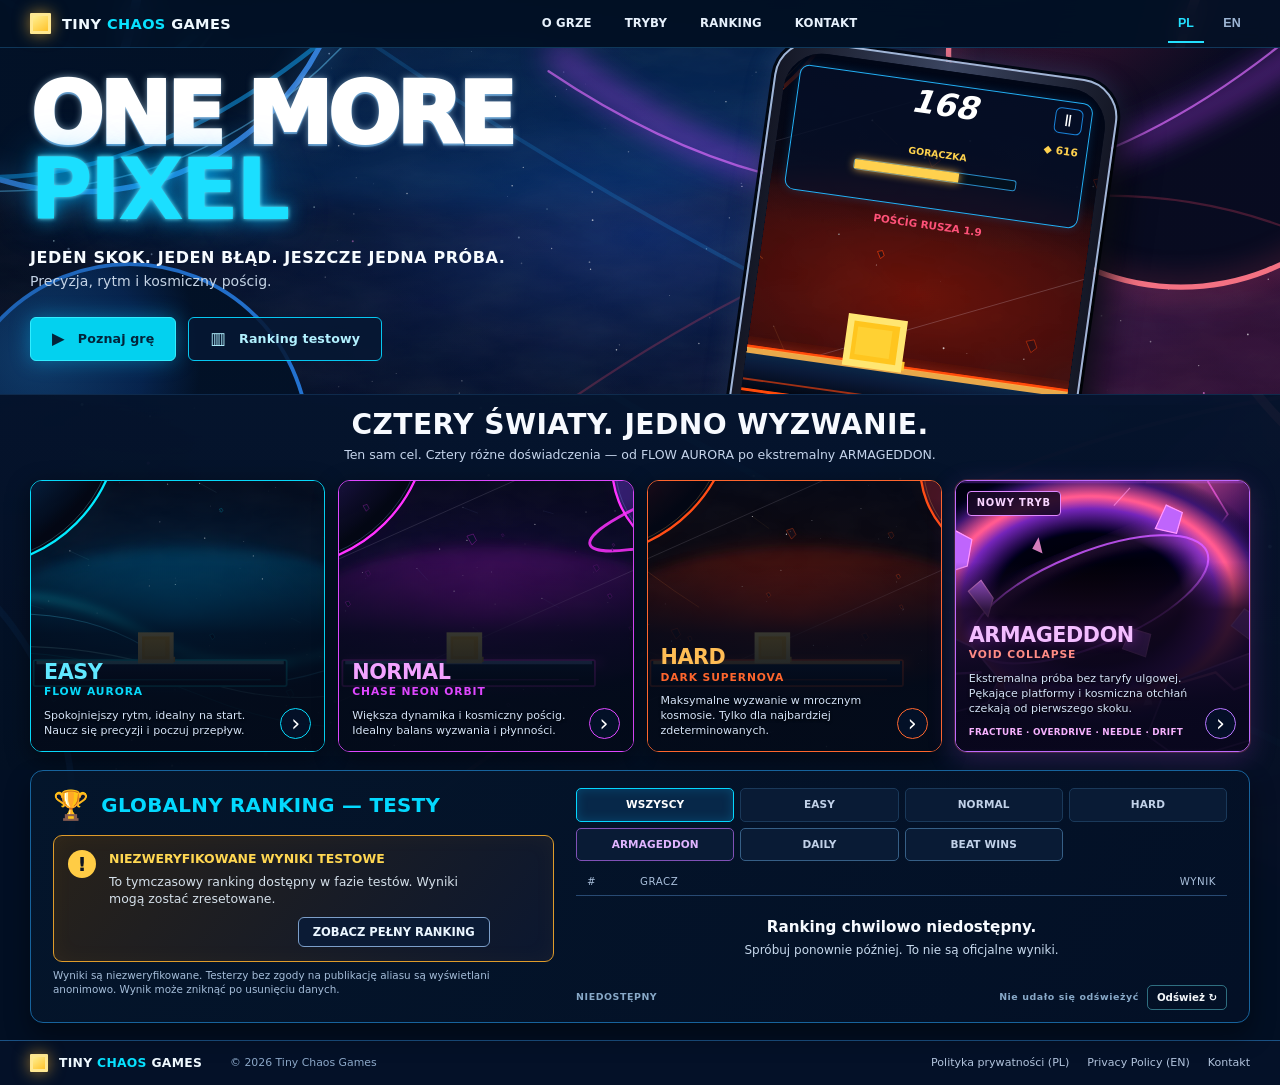
<file: index.html>
<!doctype html>
<html lang="pl">
<head>
<meta charset="utf-8">
<meta name="viewport" content="width=device-width,initial-scale=1">
<meta name="color-scheme" content="dark">
<meta name="theme-color" content="#041025">
<meta name="description" content="ONE MORE PIXEL — gra zręcznościowa Tiny Chaos Games. Cztery kosmiczne tryby, w tym ARMAGEDDON: VOID COLLAPSE, precyzyjne skoki i rankingi testowe Daily oraz Beat My Pixel.">
<meta property="og:type" content="website">
<meta property="og:title" content="Tiny Chaos Games — ONE MORE PIXEL">
<meta property="og:description" content="Jeden skok. Jeden błąd. Jeszcze jedna próba.">
<meta property="og:locale" content="pl_PL">
<meta property="og:locale:alternate" content="en_US">
<title>Tiny Chaos Games — ONE MORE PIXEL</title>
<link rel="canonical" href="https://tinychaosgames.pl/">
<link rel="stylesheet" href="style.css">
<link rel="stylesheet" href="leaderboard.css?v=b039">
<link rel="stylesheet" href="site-rework.css?v=b039">
<script src="site.js?v=b039" defer></script>
<script src="leaderboard.js?v=b039" defer></script>
</head>
<body class="home-page">
<a class="skip-link" href="#main" data-i18n="skip">Przejdź do treści</a>
<header class="site-header">
  <div class="shell header-inner">
    <a href="./" class="brand" aria-label="Tiny Chaos Games">
      <span class="brand-mark" aria-hidden="true"></span><span>TINY <em>CHAOS</em> GAMES</span>
    </a>
    <nav class="site-nav" aria-label="Menu główne">
      <a href="#game" data-i18n="navGame">O GRZE</a>
      <a href="#worlds" data-i18n="navModes">TRYBY</a>
      <a href="#leaderboard" data-i18n="navBoard">RANKING</a>
      <a href="#contact" data-i18n="navContact">KONTAKT</a>
    </nav>
    <div class="language-switch" role="group" aria-label="Language / Język">
      <button type="button" data-language="pl" aria-pressed="true">PL</button>
      <button type="button" data-language="en" aria-pressed="false">EN</button>
    </div>
  </div>
</header>
<main id="main">
  <section class="hero" id="game" aria-labelledby="hero-title">
    <div class="shell hero-layout">
      <div class="hero-copy">
        <h1 id="hero-title"><span>ONE MORE</span><strong>PIXEL</strong></h1>
        <p class="hero-tagline" data-i18n="heroTag">JEDEN SKOK. JEDEN BŁĄD. JESZCZE JEDNA PRÓBA.</p>
        <p class="hero-description" data-i18n="heroDescShort">Precyzja, rytm i kosmiczny pościg.</p>
        <div class="hero-actions">
          <a class="btn btn-primary" href="#worlds"><span class="btn-symbol" aria-hidden="true">▶</span><span data-i18n="discover">Poznaj grę</span></a>
          <a class="btn btn-ghost" href="#leaderboard"><span class="btn-symbol" aria-hidden="true">▥</span><span data-i18n="testRanking">Ranking testowy</span></a>
        </div>
      </div>
      <div class="hero-scene" aria-hidden="true">
        <div class="phone-shell"><div class="phone-screen">
          <div class="phone-space"></div>
          <div class="phone-hud"><span class="phone-score">168</span><span class="phone-pause">Ⅱ</span><span class="phone-fever">GORĄCZKA</span><div class="phone-fever-bar"><i></i></div><span class="phone-shards">◆ 616</span></div>
          <span class="phone-warning">POŚCIG RUSZA 1.9</span>
        </div></div>
      </div>
    </div>
  </section>
  <section class="worlds-section" id="worlds" aria-labelledby="worlds-title">
    <div class="shell">
      <div class="section-head center-head">
        <h2 id="worlds-title" data-i18n="worldsTitle">CZTERY ŚWIATY. JEDNO WYZWANIE.</h2>
        <p class="section-intro" data-i18n="worldsIntroConcept">Ten sam cel. Cztery różne doświadczenia — od FLOW AURORA po ekstremalny ARMAGEDDON.</p>
      </div>
      <div class="world-grid">
        <article class="world-card world-easy">
          <div class="world-art"><img src="assets/web/flow-aurora.svg" alt="" width="1000" height="470" loading="eager"></div>
          <div class="world-copy"><div class="world-text"><h3>EASY</h3><strong>FLOW AURORA</strong><p data-i18n="easyConcept">Spokojniejszy rytm, idealny na start. Naucz się precyzji i poczuj przepływ.</p></div>
          <a href="#leaderboard" class="world-arrow" data-mode-link="easy" aria-label="EASY — ranking"><span aria-hidden="true">›</span></a></div>
        </article>
        <article class="world-card world-normal">
          <div class="world-art"><img src="assets/web/chase-neon-orbit.svg" alt="" width="1000" height="470" loading="eager"></div>
          <div class="world-copy"><div class="world-text"><h3>NORMAL</h3><strong>CHASE NEON ORBIT</strong><p data-i18n="normalConcept">Większa dynamika i kosmiczny pościg. Idealny balans wyzwania i płynności.</p></div>
          <a href="#leaderboard" class="world-arrow" data-mode-link="normal" aria-label="NORMAL — ranking"><span aria-hidden="true">›</span></a></div>
        </article>
        <article class="world-card world-hard">
          <div class="world-art"><img src="assets/web/dark-supernova.svg" alt="" width="1000" height="470" loading="eager"></div>
          <div class="world-copy"><div class="world-text"><h3>HARD</h3><strong>DARK SUPERNOVA</strong><p data-i18n="hardConcept">Maksymalne wyzwanie w mrocznym kosmosie. Tylko dla najbardziej zdeterminowanych.</p></div>
          <a href="#leaderboard" class="world-arrow" data-mode-link="hard" aria-label="HARD — ranking"><span aria-hidden="true">›</span></a></div>
        </article>
        <article class="world-card world-armageddon">
          <div class="world-art"><img src="assets/web/void-collapse.svg" alt="" width="1000" height="470" loading="lazy"></div>
          <span class="world-new" data-i18n="newMode">NOWY TRYB</span>
          <div class="world-copy"><div class="world-text"><h3>ARMAGEDDON</h3><strong>VOID COLLAPSE</strong><p data-i18n="armageddonConcept">Ekstremalna próba bez taryfy ulgowej. Pękające platformy i kosmiczna otchłań czekają od pierwszego skoku.</p><small class="world-mechanics">FRACTURE · OVERDRIVE · NEEDLE · DRIFT</small></div>
          <a href="#leaderboard" class="world-arrow" data-mode-link="armageddon" aria-label="ARMAGEDDON — ranking"><span aria-hidden="true">›</span></a></div>
        </article>
      </div>
    </div>
  </section>
  <section class="leaderboard-section" id="leaderboard" aria-labelledby="leaderboard-title">
    <div class="shell">
      <div class="ranking-preview">
        <div class="ranking-about">
          <h2 id="leaderboard-title"><span class="trophy-icon" aria-hidden="true">🏆</span><span data-i18n="boardTitle">GLOBALNY RANKING — TESTY</span></h2>
          <div class="ranking-notice"><span class="notice-icon" aria-hidden="true">!</span><div>
            <strong data-i18n="rankAlertTitle">NIEZWERYFIKOWANE WYNIKI TESTOWE</strong>
            <p data-i18n="rankAlertDesc">To tymczasowy ranking dostępny w fazie testów. Wyniki mogą zostać zresetowane.</p>
            <button class="rank-expand" id="ranking-expand" type="button" aria-expanded="false" data-i18n="fullRanking">ZOBACZ PEŁNY RANKING</button>
          </div></div>
          <p class="ranking-test-note" data-i18n="boardNote">Wyniki są niezweryfikowane. Testerzy bez zgody na publikację aliasu są wyświetlani anonimowo. Wynik może zniknąć po usunięciu danych.</p>
        </div>
        <div class="ranking-data">
          <div class="ranking-difficulties" role="tablist" aria-label="Poziom trudności rankingu">
            <button type="button" role="tab" aria-selected="true" tabindex="0" data-ranking-difficulty="all" data-i18n="allPlayers">WSZYSCY</button>
            <button type="button" role="tab" aria-selected="false" tabindex="-1" data-ranking-difficulty="easy">EASY</button>
            <button type="button" role="tab" aria-selected="false" tabindex="-1" data-ranking-difficulty="normal">NORMAL</button>
            <button type="button" role="tab" aria-selected="false" tabindex="-1" data-ranking-difficulty="hard">HARD</button>
            <button type="button" role="tab" aria-selected="false" tabindex="-1" data-ranking-difficulty="armageddon">ARMAGEDDON</button>
            <button type="button" role="tab" aria-selected="false" tabindex="-1" data-ranking-difficulty="daily" data-i18n="dailyTab">DAILY</button>
            <button type="button" role="tab" aria-selected="false" tabindex="-1" data-ranking-difficulty="wins" data-i18n="beatWinsTab">BEAT WINS</button>
          </div>
          <div class="ranking-date-filter" id="ranking-date-filter" hidden>
            <label for="ranking-date" data-i18n="dailyDate">DZIEŃ (UTC)</label>
            <input id="ranking-date" type="date" aria-label="Daily Challenge — UTC" autocomplete="off">
          </div>
          <div class="ranking-columns"><span data-i18n="rankColShort">#</span><span data-i18n="playerCol">GRACZ</span><span id="ranking-value-heading" data-i18n="scoreCol">WYNIK</span></div>
          <div id="ranking-entries" aria-live="polite" aria-relevant="additions text"><div class="ranking-placeholder"><h3 data-i18n="loadingBoard">Ładowanie rankingu…</h3></div></div>
          <div class="ranking-foot"><span id="ranking-status" role="status">ŁADOWANIE</span><span class="ranking-live-controls"><span id="ranking-updated">Ładowanie…</span><button class="ranking-refresh" id="ranking-refresh" type="button" data-i18n="refresh">Odśwież ↻</button></span></div>
        </div>
      </div>
    </div>
  </section>
</main>
<footer class="site-footer" id="contact"><div class="shell footer-inner">
  <a href="./" class="brand"><span class="brand-mark" aria-hidden="true"></span><span>TINY <em>CHAOS</em> GAMES</span></a>
  <small>© 2026 Tiny Chaos Games</small>
  <nav aria-label="Footer">
    <a href="privacy/one-more-pixel/pl/" data-i18n="privacyPl">Polityka prywatności (PL)</a>
    <a href="privacy/one-more-pixel/" data-i18n="privacyEn">Privacy Policy (EN)</a>
    <a href="mailto:games.tinychaos@gmail.com" data-i18n="contactShort">Kontakt</a>
  </nav>
</div></footer>
</body></html>
</file>
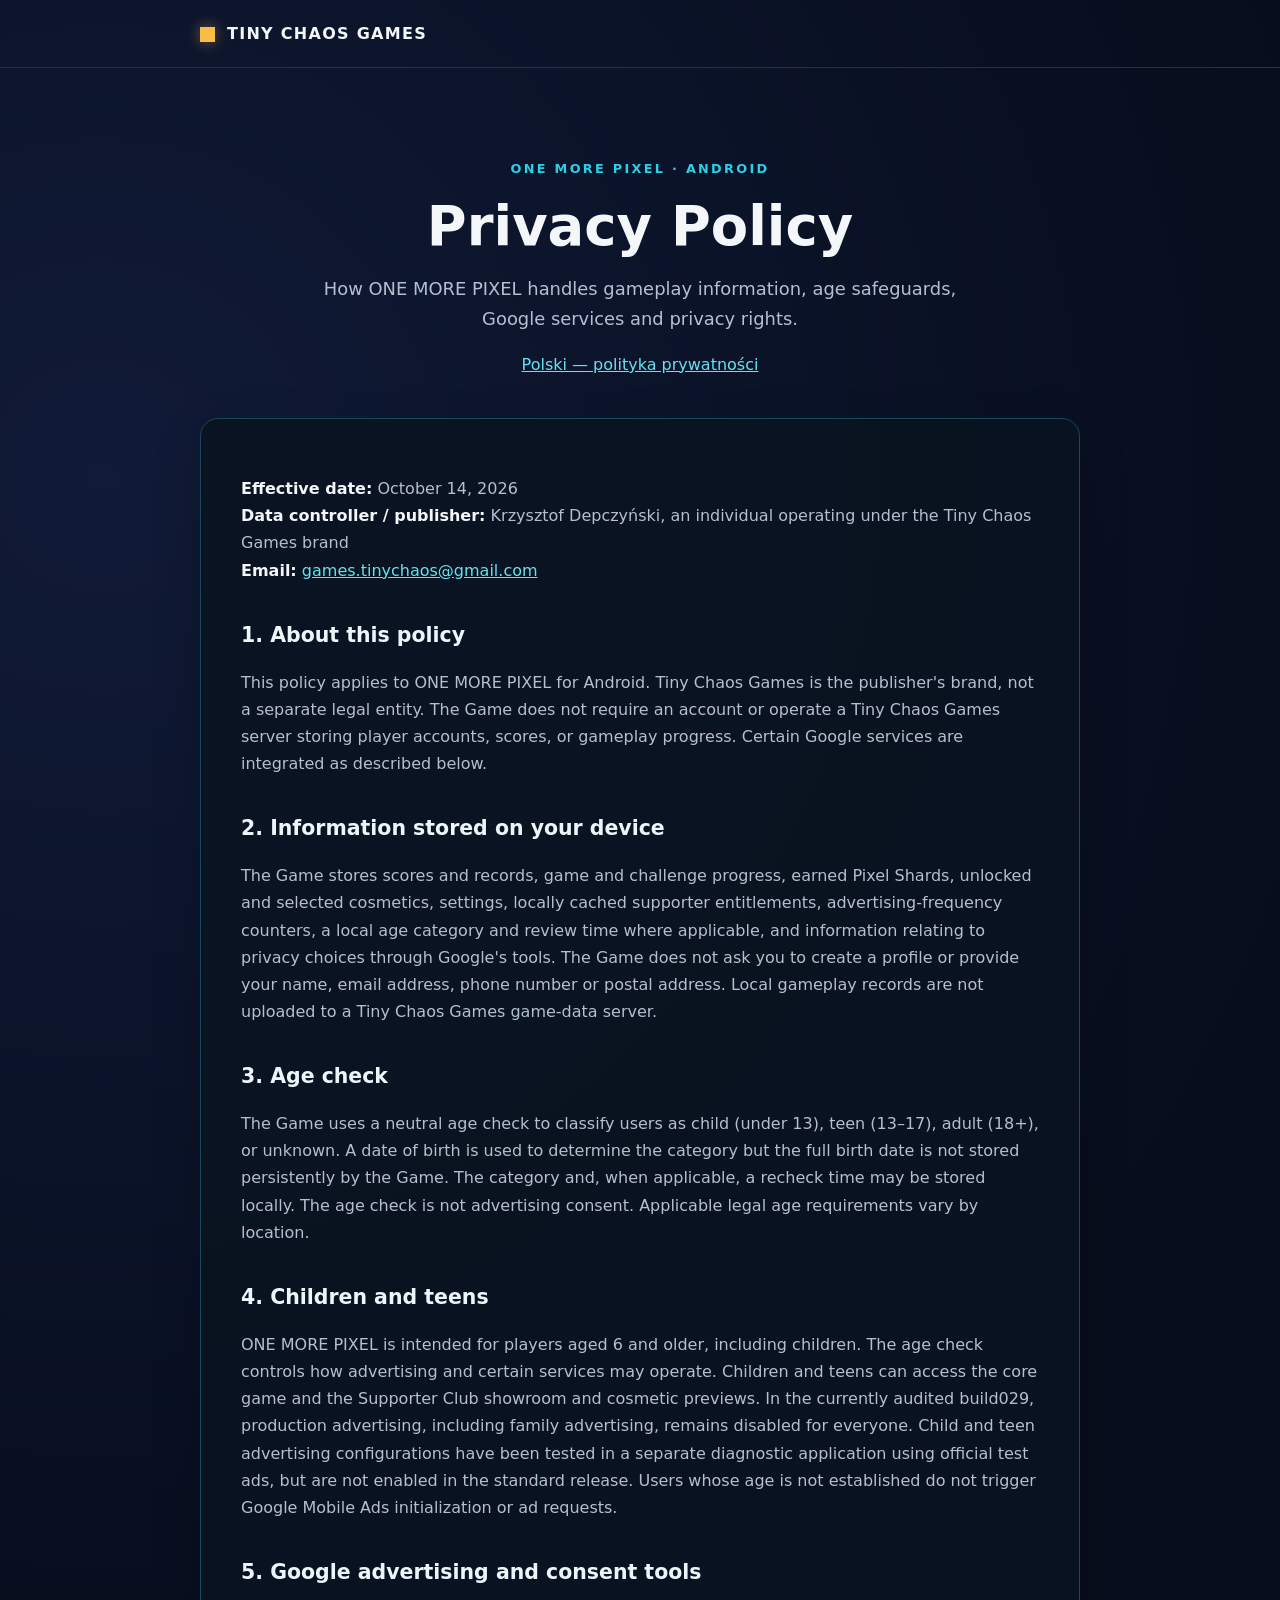
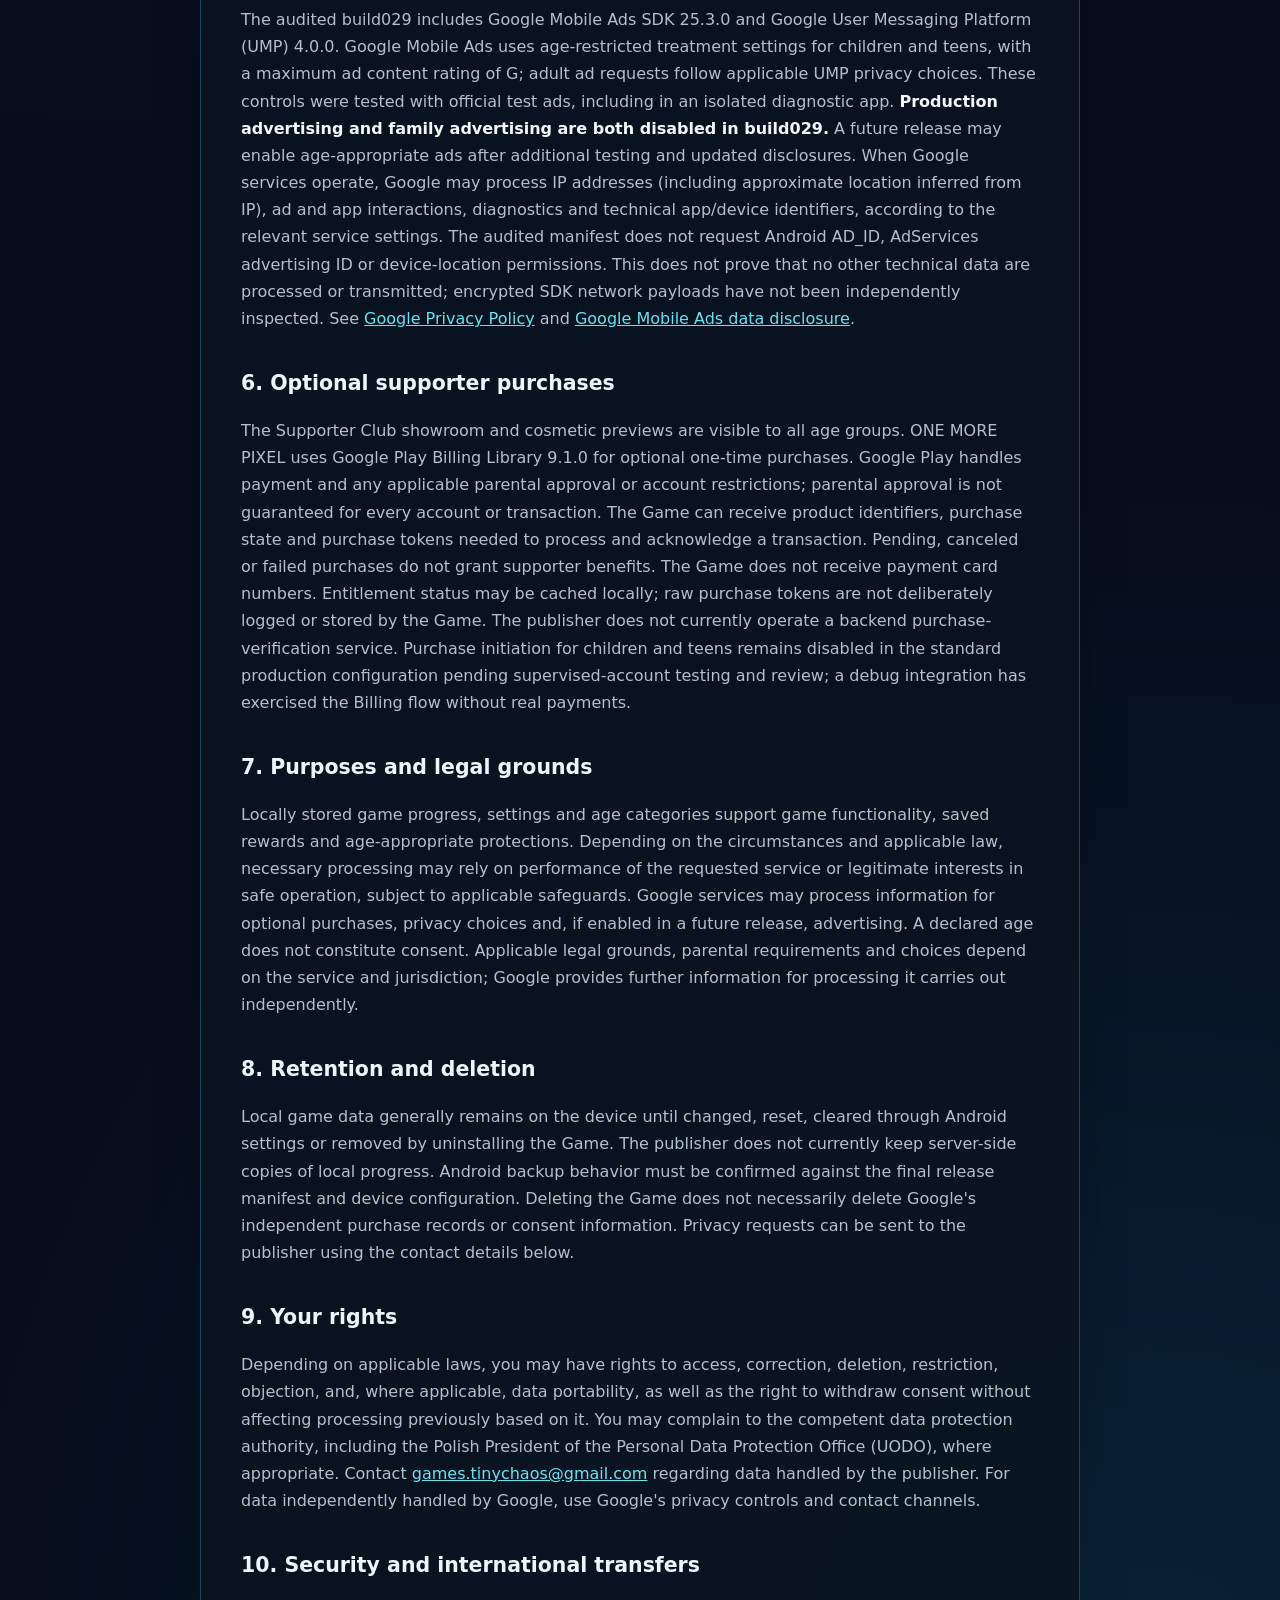
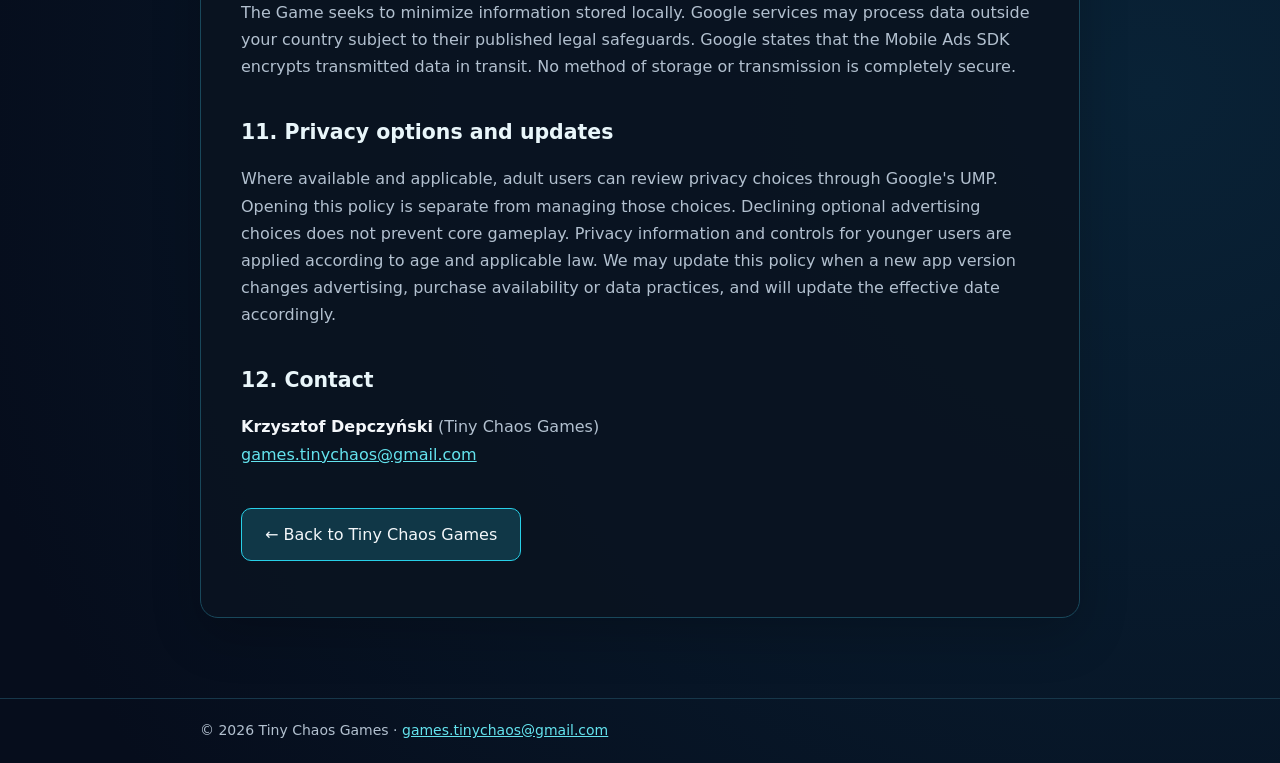
<file: privacy/one-more-pixel/index.html>
<!doctype html>
<html lang="en">
<head>
<meta charset="utf-8">
<meta name="viewport" content="width=device-width,initial-scale=1">
<meta name="color-scheme" content="dark">
<meta name="robots" content="noindex,nofollow,noarchive">
<meta name="googlebot" content="noindex,nofollow,noarchive">
<meta name="bingbot" content="noindex,nofollow,noarchive">
<meta name="description" content="How ONE MORE PIXEL handles gameplay information, age safeguards, Google services and privacy rights.">
<title>Privacy Policy | Tiny Chaos Games</title>
<link rel="stylesheet" href="../../style.css">
</head>
<body>
<header><a href="../../"><span class="mark" aria-hidden="true"></span>TINY CHAOS GAMES</a></header>
<main><section class="hero"><div class="eyebrow">ONE MORE PIXEL · Android</div><h1>Privacy Policy</h1><p class="lead">How ONE MORE PIXEL handles gameplay information, age safeguards, Google services and privacy rights.</p><p><a href="pl/">Polski — polityka prywatności</a></p></section>
<article class="panel">

<p class="meta"><strong>Effective date:</strong> October 14, 2026<br><strong>Data controller / publisher:</strong> Krzysztof Depczyński, an individual operating under the Tiny Chaos Games brand<br><strong>Email:</strong> <a href="mailto:games.tinychaos@gmail.com">games.tinychaos@gmail.com</a></p>
<h2>1. About this policy</h2><p>This policy applies to ONE MORE PIXEL for Android. Tiny Chaos Games is the publisher's brand, not a separate legal entity. The Game does not require an account or operate a Tiny Chaos Games server storing player accounts, scores, or gameplay progress. Certain Google services are integrated as described below.</p>
<h2>2. Information stored on your device</h2><p>The Game stores scores and records, game and challenge progress, earned Pixel Shards, unlocked and selected cosmetics, settings, locally cached supporter entitlements, advertising-frequency counters, a local age category and review time where applicable, and information relating to privacy choices through Google's tools. The Game does not ask you to create a profile or provide your name, email address, phone number or postal address. Local gameplay records are not uploaded to a Tiny Chaos Games game-data server.</p>
<h2>3. Age check</h2><p>The Game uses a neutral age check to classify users as child (under 13), teen (13–17), adult (18+), or unknown. A date of birth is used to determine the category but the full birth date is not stored persistently by the Game. The category and, when applicable, a recheck time may be stored locally. The age check is not advertising consent. Applicable legal age requirements vary by location.</p>
<h2>4. Children and teens</h2><p>ONE MORE PIXEL is intended for players aged 6 and older, including children. The age check controls how advertising and certain services may operate. Children and teens can access the core game and the Supporter Club showroom and cosmetic previews. In the currently audited build029, production advertising, including family advertising, remains disabled for everyone. Child and teen advertising configurations have been tested in a separate diagnostic application using official test ads, but are not enabled in the standard release. Users whose age is not established do not trigger Google Mobile Ads initialization or ad requests.</p>
<h2>5. Google advertising and consent tools</h2><p>The audited build029 includes Google Mobile Ads SDK 25.3.0 and Google User Messaging Platform (UMP) 4.0.0. Google Mobile Ads uses age-restricted treatment settings for children and teens, with a maximum ad content rating of G; adult ad requests follow applicable UMP privacy choices. These controls were tested with official test ads, including in an isolated diagnostic app. <strong>Production advertising and family advertising are both disabled in build029.</strong> A future release may enable age-appropriate ads after additional testing and updated disclosures. When Google services operate, Google may process IP addresses (including approximate location inferred from IP), ad and app interactions, diagnostics and technical app/device identifiers, according to the relevant service settings. The audited manifest does not request Android AD_ID, AdServices advertising ID or device-location permissions. This does not prove that no other technical data are processed or transmitted; encrypted SDK network payloads have not been independently inspected. See <a href="https://policies.google.com/privacy">Google Privacy Policy</a> and <a href="https://developers.google.com/admob/android/privacy/play-data-disclosure">Google Mobile Ads data disclosure</a>.</p>
<h2>6. Optional supporter purchases</h2><p>The Supporter Club showroom and cosmetic previews are visible to all age groups. ONE MORE PIXEL uses Google Play Billing Library 9.1.0 for optional one-time purchases. Google Play handles payment and any applicable parental approval or account restrictions; parental approval is not guaranteed for every account or transaction. The Game can receive product identifiers, purchase state and purchase tokens needed to process and acknowledge a transaction. Pending, canceled or failed purchases do not grant supporter benefits. The Game does not receive payment card numbers. Entitlement status may be cached locally; raw purchase tokens are not deliberately logged or stored by the Game. The publisher does not currently operate a backend purchase-verification service. Purchase initiation for children and teens remains disabled in the standard production configuration pending supervised-account testing and review; a debug integration has exercised the Billing flow without real payments.</p>
<h2>7. Purposes and legal grounds</h2><p>Locally stored game progress, settings and age categories support game functionality, saved rewards and age-appropriate protections. Depending on the circumstances and applicable law, necessary processing may rely on performance of the requested service or legitimate interests in safe operation, subject to applicable safeguards. Google services may process information for optional purchases, privacy choices and, if enabled in a future release, advertising. A declared age does not constitute consent. Applicable legal grounds, parental requirements and choices depend on the service and jurisdiction; Google provides further information for processing it carries out independently.</p>
<h2>8. Retention and deletion</h2><p>Local game data generally remains on the device until changed, reset, cleared through Android settings or removed by uninstalling the Game. The publisher does not currently keep server-side copies of local progress. Android backup behavior must be confirmed against the final release manifest and device configuration. Deleting the Game does not necessarily delete Google's independent purchase records or consent information. Privacy requests can be sent to the publisher using the contact details below.</p>
<h2>9. Your rights</h2><p>Depending on applicable laws, you may have rights to access, correction, deletion, restriction, objection, and, where applicable, data portability, as well as the right to withdraw consent without affecting processing previously based on it. You may complain to the competent data protection authority, including the Polish President of the Personal Data Protection Office (UODO), where appropriate. Contact <a href="mailto:games.tinychaos@gmail.com">games.tinychaos@gmail.com</a> regarding data handled by the publisher. For data independently handled by Google, use Google's privacy controls and contact channels.</p>
<h2>10. Security and international transfers</h2><p>The Game seeks to minimize information stored locally. Google services may process data outside your country subject to their published legal safeguards. Google states that the Mobile Ads SDK encrypts transmitted data in transit. No method of storage or transmission is completely secure.</p>
<h2>11. Privacy options and updates</h2><p>Where available and applicable, adult users can review privacy choices through Google's UMP. Opening this policy is separate from managing those choices. Declining optional advertising choices does not prevent core gameplay. Privacy information and controls for younger users are applied according to age and applicable law. We may update this policy when a new app version changes advertising, purchase availability or data practices, and will update the effective date accordingly.</p>
<h2>12. Contact</h2><p><strong>Krzysztof Depczyński</strong> (Tiny Chaos Games)<br><a href="mailto:games.tinychaos@gmail.com">games.tinychaos@gmail.com</a></p>
<p><a class="button" href="../../">← Back to Tiny Chaos Games</a></p>
</article></main><footer>© 2026 Tiny Chaos Games · <a href="mailto:games.tinychaos@gmail.com">games.tinychaos@gmail.com</a></footer></body></html>
</file>
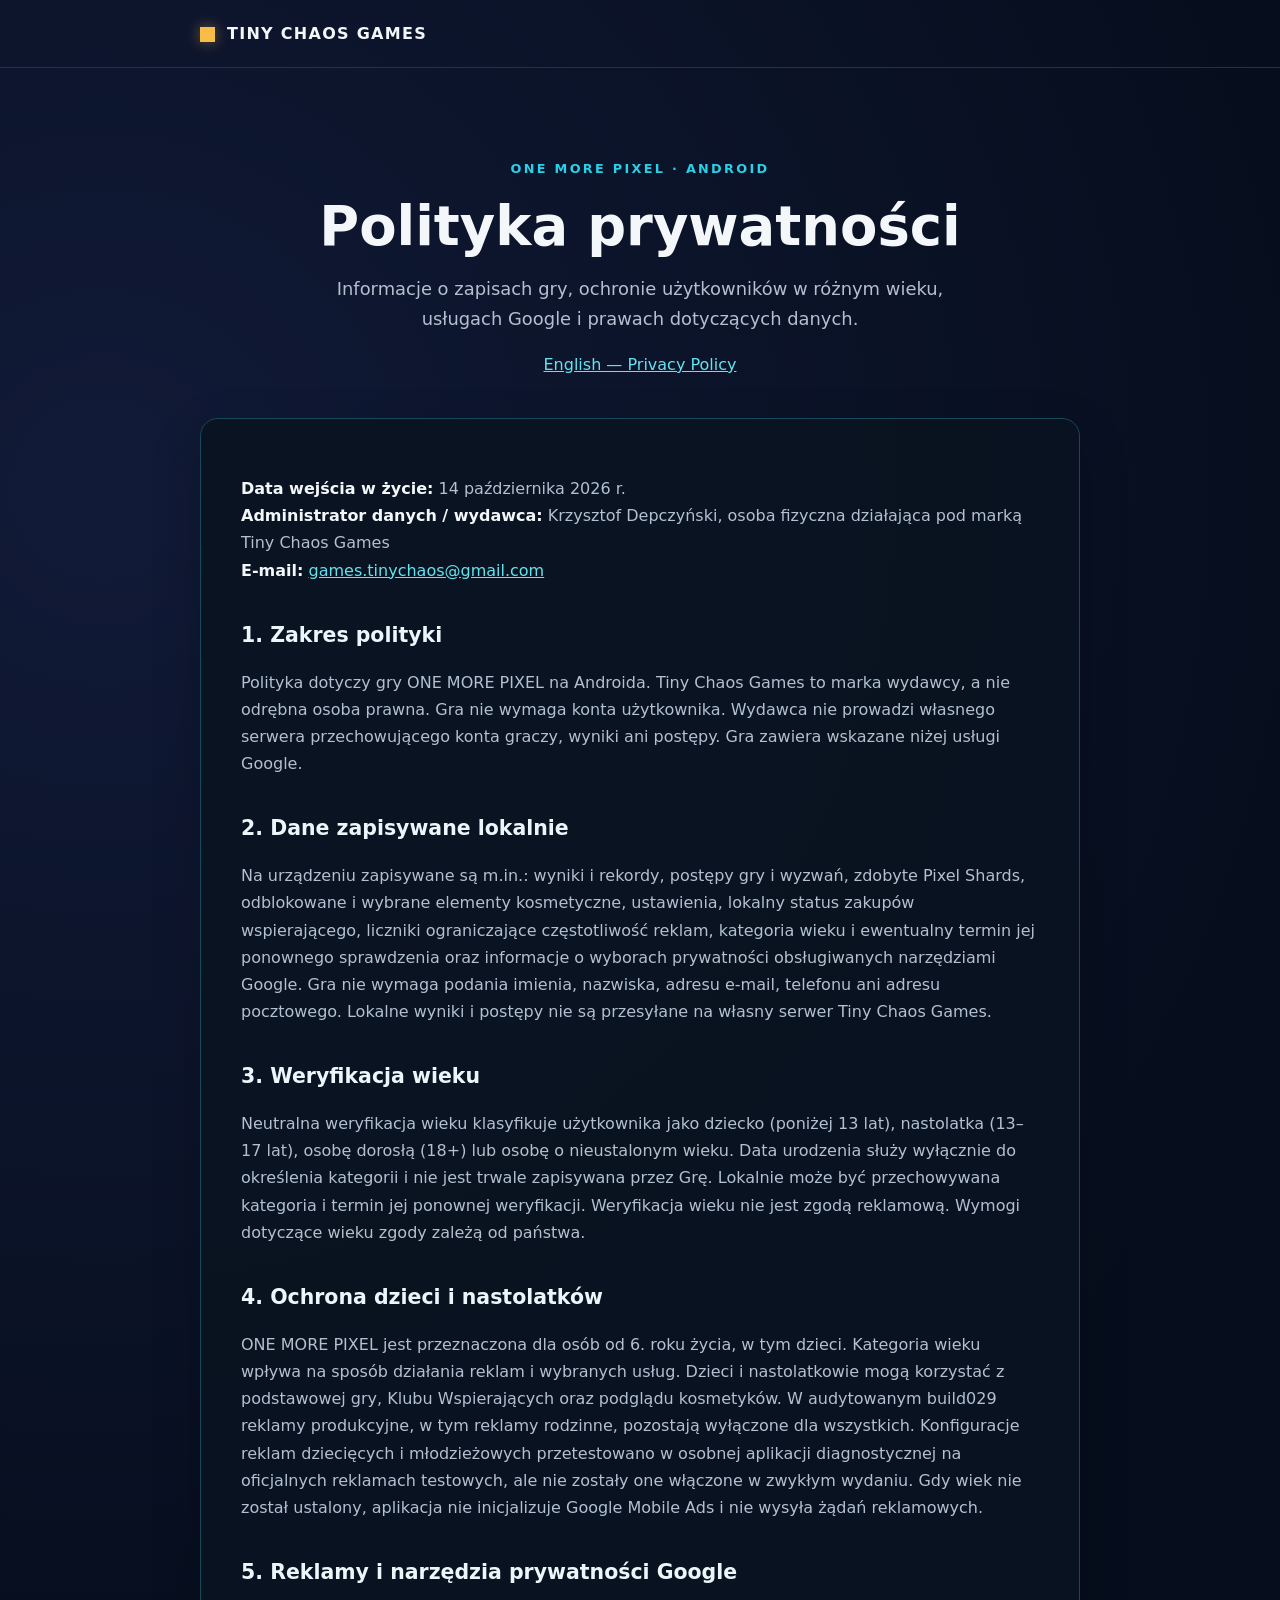
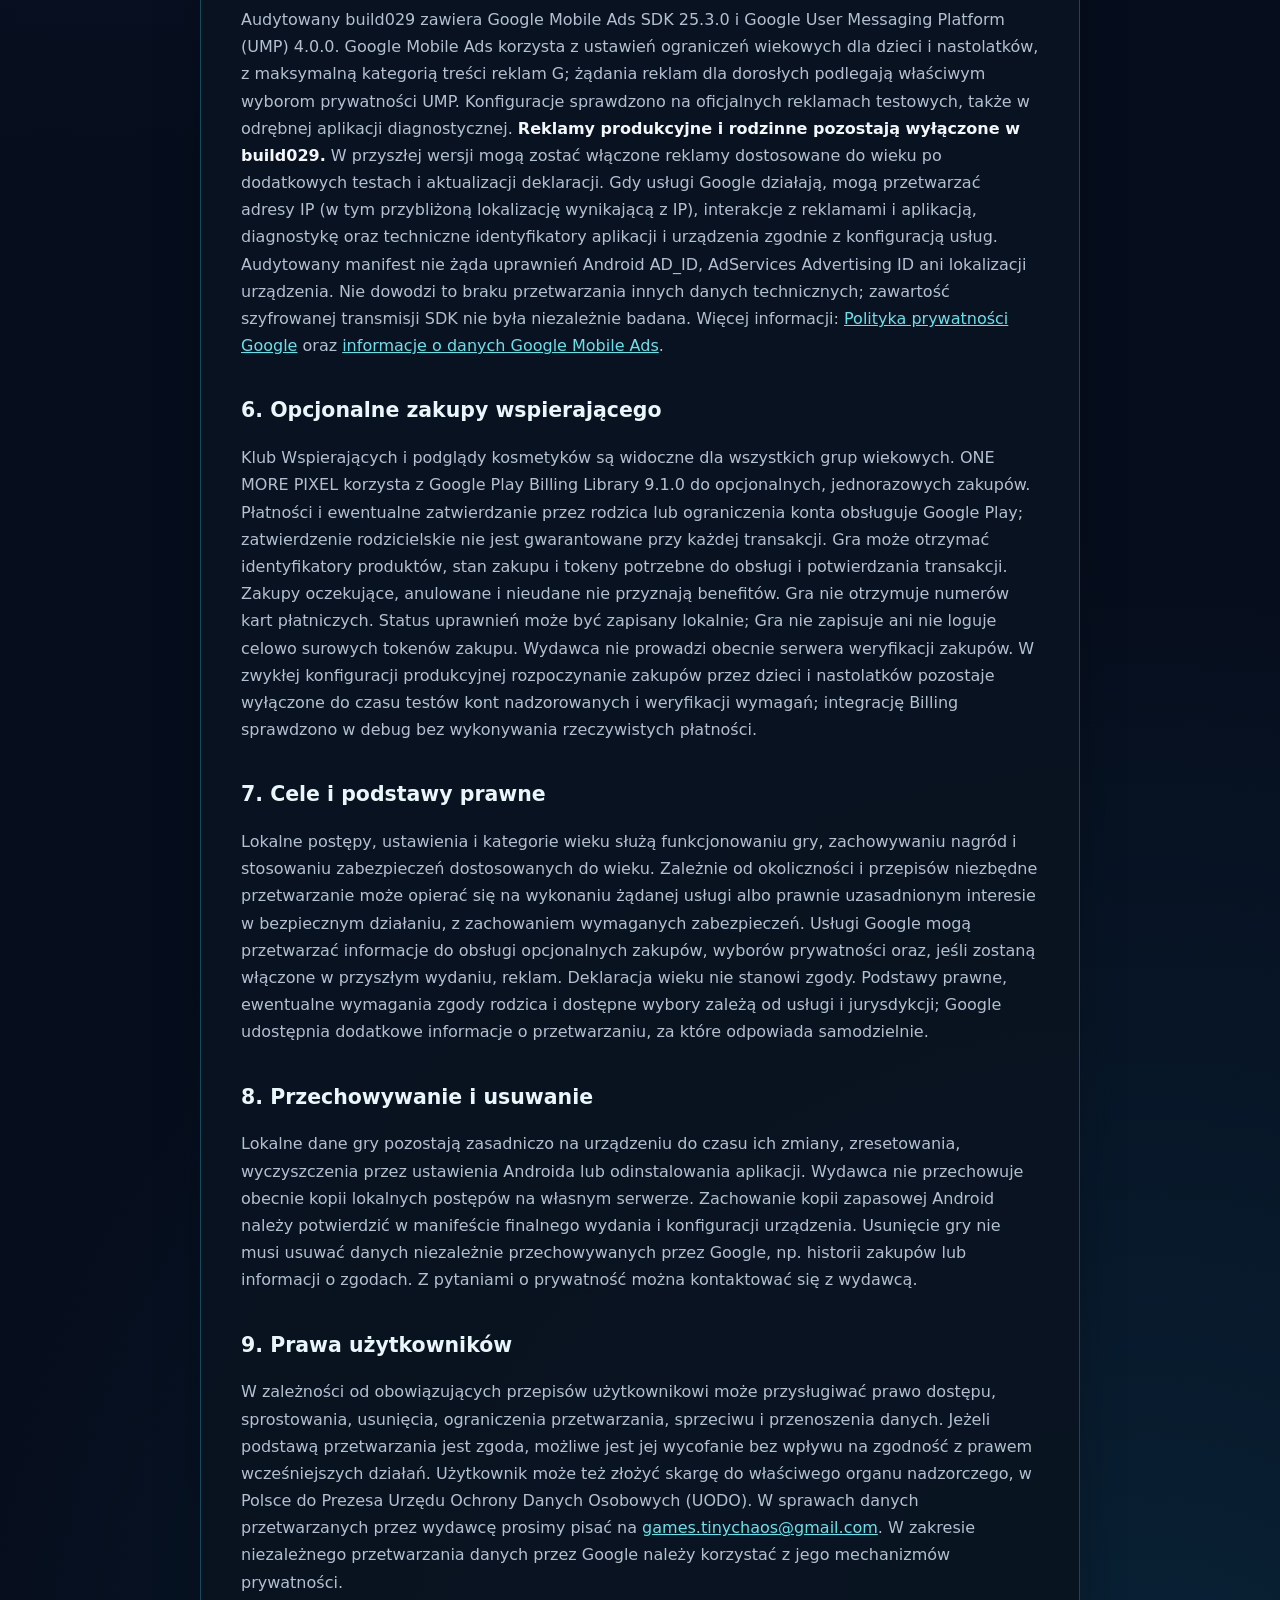
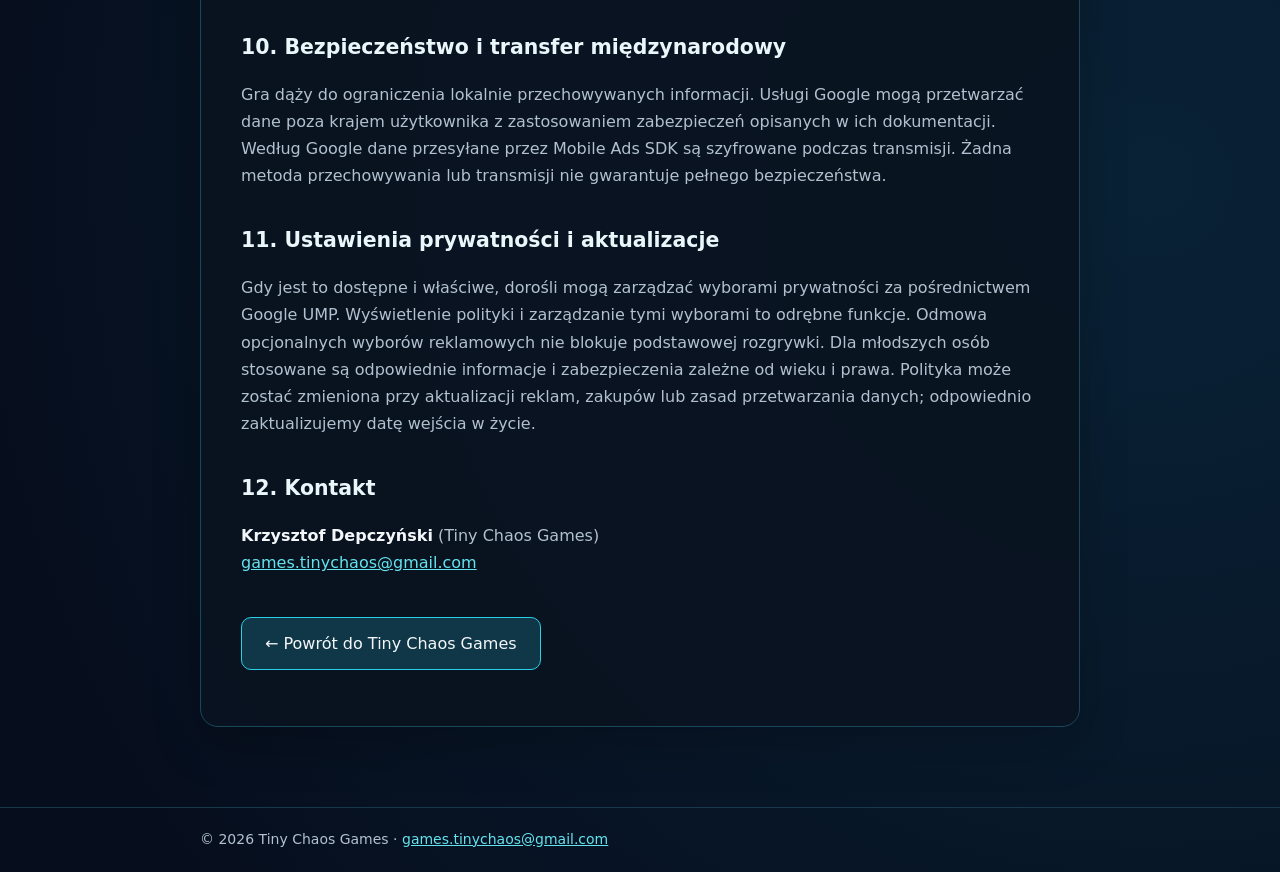
<file: privacy/one-more-pixel/pl/index.html>
<!doctype html>
<html lang="pl">
<head>
<meta charset="utf-8">
<meta name="viewport" content="width=device-width,initial-scale=1">
<meta name="color-scheme" content="dark">
<meta name="robots" content="noindex,nofollow,noarchive">
<meta name="googlebot" content="noindex,nofollow,noarchive">
<meta name="bingbot" content="noindex,nofollow,noarchive">
<meta name="description" content="Informacje o zapisach gry, ochronie użytkowników w różnym wieku, usługach Google i prawach dotyczących danych.">
<title>Polityka prywatności | Tiny Chaos Games</title>
<link rel="stylesheet" href="../../../style.css">
</head>
<body>
<header><a href="../../../"><span class="mark" aria-hidden="true"></span>TINY CHAOS GAMES</a></header>
<main><section class="hero"><div class="eyebrow">ONE MORE PIXEL · Android</div><h1>Polityka prywatności</h1><p class="lead">Informacje o zapisach gry, ochronie użytkowników w różnym wieku, usługach Google i prawach dotyczących danych.</p><p><a href="../">English — Privacy Policy</a></p></section>
<article class="panel">

<p class="meta"><strong>Data wejścia w życie:</strong> 14 października 2026 r.<br><strong>Administrator danych / wydawca:</strong> Krzysztof Depczyński, osoba fizyczna działająca pod marką Tiny Chaos Games<br><strong>E-mail:</strong> <a href="mailto:games.tinychaos@gmail.com">games.tinychaos@gmail.com</a></p>
<h2>1. Zakres polityki</h2><p>Polityka dotyczy gry ONE MORE PIXEL na Androida. Tiny Chaos Games to marka wydawcy, a nie odrębna osoba prawna. Gra nie wymaga konta użytkownika. Wydawca nie prowadzi własnego serwera przechowującego konta graczy, wyniki ani postępy. Gra zawiera wskazane niżej usługi Google.</p>
<h2>2. Dane zapisywane lokalnie</h2><p>Na urządzeniu zapisywane są m.in.: wyniki i rekordy, postępy gry i wyzwań, zdobyte Pixel Shards, odblokowane i wybrane elementy kosmetyczne, ustawienia, lokalny status zakupów wspierającego, liczniki ograniczające częstotliwość reklam, kategoria wieku i ewentualny termin jej ponownego sprawdzenia oraz informacje o wyborach prywatności obsługiwanych narzędziami Google. Gra nie wymaga podania imienia, nazwiska, adresu e-mail, telefonu ani adresu pocztowego. Lokalne wyniki i postępy nie są przesyłane na własny serwer Tiny Chaos Games.</p>
<h2>3. Weryfikacja wieku</h2><p>Neutralna weryfikacja wieku klasyfikuje użytkownika jako dziecko (poniżej 13 lat), nastolatka (13–17 lat), osobę dorosłą (18+) lub osobę o nieustalonym wieku. Data urodzenia służy wyłącznie do określenia kategorii i nie jest trwale zapisywana przez Grę. Lokalnie może być przechowywana kategoria i termin jej ponownej weryfikacji. Weryfikacja wieku nie jest zgodą reklamową. Wymogi dotyczące wieku zgody zależą od państwa.</p>
<h2>4. Ochrona dzieci i nastolatków</h2><p>ONE MORE PIXEL jest przeznaczona dla osób od 6. roku życia, w tym dzieci. Kategoria wieku wpływa na sposób działania reklam i wybranych usług. Dzieci i nastolatkowie mogą korzystać z podstawowej gry, Klubu Wspierających oraz podglądu kosmetyków. W audytowanym build029 reklamy produkcyjne, w tym reklamy rodzinne, pozostają wyłączone dla wszystkich. Konfiguracje reklam dziecięcych i młodzieżowych przetestowano w osobnej aplikacji diagnostycznej na oficjalnych reklamach testowych, ale nie zostały one włączone w zwykłym wydaniu. Gdy wiek nie został ustalony, aplikacja nie inicjalizuje Google Mobile Ads i nie wysyła żądań reklamowych.</p>
<h2>5. Reklamy i narzędzia prywatności Google</h2><p>Audytowany build029 zawiera Google Mobile Ads SDK 25.3.0 i Google User Messaging Platform (UMP) 4.0.0. Google Mobile Ads korzysta z ustawień ograniczeń wiekowych dla dzieci i nastolatków, z maksymalną kategorią treści reklam G; żądania reklam dla dorosłych podlegają właściwym wyborom prywatności UMP. Konfiguracje sprawdzono na oficjalnych reklamach testowych, także w odrębnej aplikacji diagnostycznej. <strong>Reklamy produkcyjne i rodzinne pozostają wyłączone w build029.</strong> W przyszłej wersji mogą zostać włączone reklamy dostosowane do wieku po dodatkowych testach i aktualizacji deklaracji. Gdy usługi Google działają, mogą przetwarzać adresy IP (w tym przybliżoną lokalizację wynikającą z IP), interakcje z reklamami i aplikacją, diagnostykę oraz techniczne identyfikatory aplikacji i urządzenia zgodnie z konfiguracją usług. Audytowany manifest nie żąda uprawnień Android AD_ID, AdServices Advertising ID ani lokalizacji urządzenia. Nie dowodzi to braku przetwarzania innych danych technicznych; zawartość szyfrowanej transmisji SDK nie była niezależnie badana. Więcej informacji: <a href="https://policies.google.com/privacy?hl=pl">Polityka prywatności Google</a> oraz <a href="https://developers.google.com/admob/android/privacy/play-data-disclosure">informacje o danych Google Mobile Ads</a>.</p>
<h2>6. Opcjonalne zakupy wspierającego</h2><p>Klub Wspierających i podglądy kosmetyków są widoczne dla wszystkich grup wiekowych. ONE MORE PIXEL korzysta z Google Play Billing Library 9.1.0 do opcjonalnych, jednorazowych zakupów. Płatności i ewentualne zatwierdzanie przez rodzica lub ograniczenia konta obsługuje Google Play; zatwierdzenie rodzicielskie nie jest gwarantowane przy każdej transakcji. Gra może otrzymać identyfikatory produktów, stan zakupu i tokeny potrzebne do obsługi i potwierdzania transakcji. Zakupy oczekujące, anulowane i nieudane nie przyznają benefitów. Gra nie otrzymuje numerów kart płatniczych. Status uprawnień może być zapisany lokalnie; Gra nie zapisuje ani nie loguje celowo surowych tokenów zakupu. Wydawca nie prowadzi obecnie serwera weryfikacji zakupów. W zwykłej konfiguracji produkcyjnej rozpoczynanie zakupów przez dzieci i nastolatków pozostaje wyłączone do czasu testów kont nadzorowanych i weryfikacji wymagań; integrację Billing sprawdzono w debug bez wykonywania rzeczywistych płatności.</p>
<h2>7. Cele i podstawy prawne</h2><p>Lokalne postępy, ustawienia i kategorie wieku służą funkcjonowaniu gry, zachowywaniu nagród i stosowaniu zabezpieczeń dostosowanych do wieku. Zależnie od okoliczności i przepisów niezbędne przetwarzanie może opierać się na wykonaniu żądanej usługi albo prawnie uzasadnionym interesie w bezpiecznym działaniu, z zachowaniem wymaganych zabezpieczeń. Usługi Google mogą przetwarzać informacje do obsługi opcjonalnych zakupów, wyborów prywatności oraz, jeśli zostaną włączone w przyszłym wydaniu, reklam. Deklaracja wieku nie stanowi zgody. Podstawy prawne, ewentualne wymagania zgody rodzica i dostępne wybory zależą od usługi i jurysdykcji; Google udostępnia dodatkowe informacje o przetwarzaniu, za które odpowiada samodzielnie.</p>
<h2>8. Przechowywanie i usuwanie</h2><p>Lokalne dane gry pozostają zasadniczo na urządzeniu do czasu ich zmiany, zresetowania, wyczyszczenia przez ustawienia Androida lub odinstalowania aplikacji. Wydawca nie przechowuje obecnie kopii lokalnych postępów na własnym serwerze. Zachowanie kopii zapasowej Android należy potwierdzić w manifeście finalnego wydania i konfiguracji urządzenia. Usunięcie gry nie musi usuwać danych niezależnie przechowywanych przez Google, np. historii zakupów lub informacji o zgodach. Z pytaniami o prywatność można kontaktować się z wydawcą.</p>
<h2>9. Prawa użytkowników</h2><p>W zależności od obowiązujących przepisów użytkownikowi może przysługiwać prawo dostępu, sprostowania, usunięcia, ograniczenia przetwarzania, sprzeciwu i przenoszenia danych. Jeżeli podstawą przetwarzania jest zgoda, możliwe jest jej wycofanie bez wpływu na zgodność z prawem wcześniejszych działań. Użytkownik może też złożyć skargę do właściwego organu nadzorczego, w Polsce do Prezesa Urzędu Ochrony Danych Osobowych (UODO). W sprawach danych przetwarzanych przez wydawcę prosimy pisać na <a href="mailto:games.tinychaos@gmail.com">games.tinychaos@gmail.com</a>. W zakresie niezależnego przetwarzania danych przez Google należy korzystać z jego mechanizmów prywatności.</p>
<h2>10. Bezpieczeństwo i transfer międzynarodowy</h2><p>Gra dąży do ograniczenia lokalnie przechowywanych informacji. Usługi Google mogą przetwarzać dane poza krajem użytkownika z zastosowaniem zabezpieczeń opisanych w ich dokumentacji. Według Google dane przesyłane przez Mobile Ads SDK są szyfrowane podczas transmisji. Żadna metoda przechowywania lub transmisji nie gwarantuje pełnego bezpieczeństwa.</p>
<h2>11. Ustawienia prywatności i aktualizacje</h2><p>Gdy jest to dostępne i właściwe, dorośli mogą zarządzać wyborami prywatności za pośrednictwem Google UMP. Wyświetlenie polityki i zarządzanie tymi wyborami to odrębne funkcje. Odmowa opcjonalnych wyborów reklamowych nie blokuje podstawowej rozgrywki. Dla młodszych osób stosowane są odpowiednie informacje i zabezpieczenia zależne od wieku i prawa. Polityka może zostać zmieniona przy aktualizacji reklam, zakupów lub zasad przetwarzania danych; odpowiednio zaktualizujemy datę wejścia w życie.</p>
<h2>12. Kontakt</h2><p><strong>Krzysztof Depczyński</strong> (Tiny Chaos Games)<br><a href="mailto:games.tinychaos@gmail.com">games.tinychaos@gmail.com</a></p>
<p><a class="button" href="../../../">← Powrót do Tiny Chaos Games</a></p>
</article></main><footer>© 2026 Tiny Chaos Games · <a href="mailto:games.tinychaos@gmail.com">games.tinychaos@gmail.com</a></footer></body></html>
</file>
<file: style.css>
:root{color-scheme:dark;--bg:#060d1c;--panel:#0d192b;--line:#19485b;--ink:#f4f7fa;--muted:#b2c0cf;--cyan:#28d0e8;--gold:#f8bd47}*{box-sizing:border-box}html{scroll-behavior:smooth}body{margin:0;background:radial-gradient(circle at 8% 12%,#111a37 0,transparent 34%),radial-gradient(circle at 90% 83%,#092236 0,transparent 35%),var(--bg);color:var(--ink);font:16px/1.7 system-ui,-apple-system,Segoe UI,sans-serif;min-height:100vh}a{color:#64e3ee}a:focus-visible{outline:3px solid var(--gold);outline-offset:3px}header,footer{padding:20px max(24px,calc((100vw - 880px)/2));border-bottom:1px solid #17374a}footer{border-top:1px solid #17374a;border-bottom:0;color:var(--muted);font-size:14px}header a{text-decoration:none;color:var(--ink);font-weight:750;letter-spacing:.08em}header .mark{display:inline-block;width:15px;height:15px;background:var(--gold);box-shadow:0 0 14px #f9bd4f70;margin-right:12px;vertical-align:middle}main{width:min(100% - 36px,880px);margin:54px auto 80px}.hero{text-align:center;padding:36px 12px 24px}.eyebrow{color:var(--cyan);text-transform:uppercase;letter-spacing:.18em;font-weight:700;font-size:.8rem}h1{font-size:clamp(2rem,6vw,3.4rem);line-height:1.14;margin:16px 0}h2{font-size:1.28rem;margin:34px 0 12px;color:#e9f6fa}p,li{color:var(--muted)}strong{color:var(--ink)}.lead{font-size:1.12rem;max-width:650px;margin:auto}.panel{background:#091320e8;border:1px solid var(--line);border-radius:18px;padding:clamp(20px,4vw,40px);box-shadow:0 18px 50px #0003}.panel ul{padding-left:24px}.meta{color:var(--muted);margin-bottom:22px}.button{display:inline-block;border:1px solid var(--cyan);border-radius:10px;padding:12px 23px;text-decoration:none;color:var(--ink);background:#103747;margin-top:24px}.note{border-left:3px solid var(--gold);padding:12px 16px;background:#271d102e} @media(max-width:600px){main{margin:26px auto 52px}header,footer{padding:18px}}
/* Home redesign is fully scoped. Existing privacy pages retain the styles above. */
.home-page{--bg:#050b18;--navy:#080f23;--surface:#0a1630;--cyan:#3be3f2;--gold:#ffcc56;background:#050b18;color:#f0f7ff;line-height:1.55;overflow-x:hidden}.home-page::before{content:"";position:absolute;inset:0 0 auto;height:1500px;pointer-events:none;background-image:radial-gradient(1px 1px at 12% 7%,#b9deff 99%,transparent),radial-gradient(1px 1px at 72% 13%,#c1e8ff 99%,transparent),radial-gradient(2px 2px at 31% 26%,#50bffb 99%,transparent),radial-gradient(1px 1px at 89% 32%,#ffe4a8 99%,transparent),radial-gradient(1px 1px at 44% 58%,#fff 99%,transparent);background-size:340px 290px;opacity:.35}.home-page main{width:auto;margin:0}.home-page h1,.home-page h2,.home-page h3,.home-page p{margin-top:0}.home-page h2{font-size:clamp(2rem,4.3vw,3.6rem);line-height:1.08;letter-spacing:-.055em;margin:10px 0 15px;color:#eff7ff}.home-page h2 span,.home-page h3 span{color:var(--cyan)}.home-page p{color:#adbed2}.shell{width:min(1180px,calc(100% - 48px));margin-inline:auto}.skip-link{position:fixed;top:-100px;left:12px;z-index:50;background:#fff;color:#061024;padding:10px}.skip-link:focus{top:12px}.home-page .site-header{position:relative;z-index:3;padding:0;border-bottom:1px solid #24334c;background:#070e1ed9}.header-inner{min-height:80px;display:flex;align-items:center;justify-content:space-between;gap:28px}.home-page .brand{color:#ecf8ff;text-decoration:none;display:inline-flex;align-items:center;gap:12px;font-size:.94rem;font-weight:900;white-space:nowrap;letter-spacing:.025em}.brand em{font-style:normal;color:var(--cyan)}.brand-mark{width:30px;height:30px;display:inline-flex;gap:5px;align-items:center;justify-content:center;background:#ffcd50;border:3px solid #ffe9a8;box-shadow:0 0 20px #ffcf5875;border-radius:4px;transform:rotate(-4deg)}.brand-mark span{width:4px;height:6px;background:#1c1a22}.site-nav{display:flex;gap:24px}.site-nav a,.header-contact{font-size:.8rem;color:#b7c9df;text-decoration:none;letter-spacing:0;font-weight:650}.site-nav a:hover,.header-contact:hover{color:#5de9f6}.header-contact{border:1px solid #28849d;padding:8px 12px;border-radius:7px;color:#e2faff}.header-contact span{color:var(--cyan)}.home-page .hero{position:relative;min-height:570px;display:grid;grid-template-columns:1fr 1fr;align-items:center;text-align:left;padding:60px 0 58px}.hero-copy{position:relative;z-index:2}.home-page .eyebrow{font-size:.72rem;letter-spacing:.23em;font-weight:800;color:#48d9ed}.status-dot{display:inline-block;width:7px;height:7px;border-radius:50%;background:#59e3ee;margin-right:7px;box-shadow:0 0 12px #5cf4ff}.hero-kicker{font-size:.74rem;letter-spacing:.37em;font-weight:700;color:#a4bde1;margin:25px 0 14px!important}.home-page .hero h1{font-family:ui-monospace,SFMono-Regular,Consolas,monospace;font-size:clamp(3.4rem,6.7vw,7rem);line-height:.94;letter-spacing:-.08em;margin:0 0 25px;text-shadow:0 0 24px #4f97ff55}.home-page .hero h1 span{display:block}.home-page .hero h1 strong{color:#ffcb57;display:block;text-shadow:0 4px 0 #8c4c14,0 0 36px #ffac444e}.title-spark{display:inline!important;color:#5ce7fa}.hero-tagline{font-size:clamp(1.2rem,2vw,1.7rem);font-weight:800;color:#f4f7ff!important;letter-spacing:-.04em;margin-bottom:12px}.hero-tagline span{color:#4ee5ef}.hero-description{max-width:440px;font-size:.97rem}.hero-actions{display:flex;flex-wrap:wrap;gap:18px;align-items:center;margin-top:25px}.btn{display:inline-flex;align-items:center;justify-content:center;gap:22px;padding:14px 22px;border-radius:8px;text-decoration:none;font-size:.83rem;font-weight:900;letter-spacing:.01em;transition:transform .2s,box-shadow .2s}.btn:hover{transform:translateY(-2px)}.btn-gold{background:#ffcb53;color:#171b28;box-shadow:0 0 25px #ffae3473}.btn-outline{border:1px solid #3bdcec;color:#b5f9ff}.availability{font-size:.74rem;color:#9db2cd}.hero-bottom{position:absolute;bottom:12px;left:0;right:0;display:flex;justify-content:space-between;font-size:.63rem;letter-spacing:.2em;color:#85a7bf;border-top:1px solid #24334b;padding-top:17px}.cosmos-art{position:relative;width:100%;height:500px;min-width:0;overflow:hidden;isolation:isolate;background:radial-gradient(circle at 72% 52%,#153d7f 0%,transparent 46%),radial-gradient(circle at 42% 85%,#33105290 0%,transparent 50%)}.planet{position:absolute;border-radius:50%;box-shadow:inset -30px -35px 55px #020915,0 0 70px #1d5bca38}.planet-one{width:380px;height:380px;right:-130px;top:-155px;background:radial-gradient(circle at 35% 27%,#2854a1,#0c1b42 68%,#050e24);border:1px solid #3d7bcb}.planet-two{width:260px;height:260px;right:-115px;bottom:-115px;background:radial-gradient(circle at 26% 18%,#3378bf,#10244f 65%);border:1px solid #3b85d4}.space-orbit{position:absolute;width:560px;height:130px;border-top:2px solid #4c9bff60;transform:rotate(-29deg);top:80px;left:100px;border-radius:50%}.platform{position:absolute;width:205px;height:34px;background:linear-gradient(#31ebff 0 8px,#102b49 8px 100%);border:2px solid #49f1ff;box-shadow:0 0 23px #15ddff80,inset 0 -10px #081327;transform:skewY(-6deg)}.platform::before{content:"";position:absolute;top:30px;left:9px;width:170px;height:62px;background:linear-gradient(135deg,#102746,#050b18);clip-path:polygon(0 0,100% 0,77% 100%,16% 84%);border-bottom:2px solid #1f6a9f}.platform-left{left:15px;bottom:115px}.platform-right{right:-7px;top:188px}.hero-pixel{position:absolute;left:51%;top:30%;width:70px;height:70px;background:linear-gradient(135deg,#ffe78f,#ffb81d);border:8px solid #ffed96;box-shadow:0 0 12px #ffdf60,0 0 65px #fcae2482;transform:rotate(13deg);animation:float 4s ease-in-out infinite}.eye{position:absolute;top:19px;width:8px;height:10px;background:#593300}.eye-one{left:12px}.eye-two{right:12px}.arc-line{position:absolute;top:240px;left:190px;width:255px;height:160px;border-top:5px dotted #f9c94c;transform:rotate(-33deg);border-radius:50%}.spark{position:absolute;background:#ffe16f;box-shadow:0 0 12px #ffb725}.sp1{top:39%;left:38%;width:7px;height:7px}.sp2{top:52%;left:48%;width:11px;height:11px}.sp3{top:63%;left:25%;width:5px;height:5px}.sp4{top:17%;right:21%;width:4px;height:4px}.cosmos-label{position:absolute;right:8px;bottom:43px;font-family:ui-monospace,monospace;font-weight:800;letter-spacing:.25em;font-size:.66rem;line-height:1.8;color:#59e8f3}.section{padding:100px 0;scroll-margin-top:40px}.section-head{display:flex;justify-content:space-between;align-items:center;gap:30px;margin-bottom:38px}.section-head .eyebrow{margin:0}.section-mark{font-size:4rem;color:#245875}.section-intro{max-width:650px;margin:0;font-size:.96rem}.game-layout{display:grid;grid-template-columns:1fr 1fr;gap:44px;align-items:center}.game-panel{position:relative;min-height:350px;overflow:hidden;border-radius:14px;border:1px solid #216481;background:radial-gradient(circle at 40% 60%,#174476 0%,transparent 45%),linear-gradient(160deg,#101c40,#05091a);box-shadow:0 20px 60px #0006}.mini-label{display:inline-block;color:#70dce9;letter-spacing:.18em;font-size:.68rem;font-weight:800}.game-panel>.mini-label{position:absolute;left:22px;top:22px}.game-demo{position:absolute;inset:0}.demo-orb{position:absolute;width:230px;height:230px;border-radius:50%;left:40%;top:12%;background:radial-gradient(circle at 35% 20%,#2375b3,#101c45 64%,#091026);box-shadow:0 0 50px #2878c060}.demo-platform{position:absolute;width:130px;height:14px;background:#40ebff;box-shadow:0 0 20px #27dafe;border-bottom:12px solid #174770;transform:skewY(-6deg)}.demo-a{left:-20px;bottom:100px}.demo-b{left:38%;bottom:150px}.demo-c{right:-12px;bottom:210px}.demo-player{position:absolute;left:49%;bottom:202px;width:33px;height:33px;background:#ffd15b;box-shadow:0 0 30px #ffc34d;transform:rotate(12deg)}.demo-caption{position:absolute;bottom:20px;left:22px;color:#b8cee3;font-size:.8rem}.game-details h3,.challenge-details h3{font-size:clamp(1.8rem,3vw,2.7rem);line-height:1.16;letter-spacing:-.04em;margin:12px 0}.subheading{font-size:.7rem;letter-spacing:.18em;color:#60d9ef!important;font-weight:800}.feature-grid{display:grid;grid-template-columns:1fr 1fr;gap:12px;margin-top:22px}.feature-grid div{display:flex;flex-direction:column;gap:4px;padding:14px;background:#0d1c34;border:1px solid #1a3852;border-radius:8px}.feature-grid div span{font-size:1.4rem;color:#ffc95f}.feature-grid b{font-size:.69rem;letter-spacing:.05em}.feature-grid small{font-size:.75rem;color:#92a8c2}.muted-note{font-size:.8rem;color:#829bb7!important;margin-top:20px!important}.section-dark{background:linear-gradient(160deg,#0a1429,#050c1d);border-top:1px solid #182d46;border-bottom:1px solid #182d46}.ranking-preview{border:1px solid #287391;border-radius:12px;background:linear-gradient(135deg,#071a32,#061024);max-width:820px;margin:auto;box-shadow:0 0 30px #0ac3fa1b}.ranking-top,.ranking-foot{display:flex;justify-content:space-between;align-items:center;padding:17px 22px;color:#7fe9f6;font-size:.7rem;font-weight:800;letter-spacing:.12em}.preview-pill{color:#ffd568;border:1px solid #b38a31;padding:5px 9px;border-radius:50px;font-size:.62rem}.ranking-columns{display:grid;grid-template-columns:1fr 3fr 2fr;padding:12px 22px;background:#0d2a43;color:#70cee7;font-size:.67rem;letter-spacing:.18em}.ranking-placeholder{text-align:center;padding:54px 20px}.empty-trophy{display:block;font-size:3rem;color:#ffcb57}.ranking-placeholder h3{margin:5px 0 8px}.ranking-placeholder p{max-width:490px;margin:auto;font-size:.86rem}.ranking-foot{border-top:1px solid #244057;color:#6c91a8}.gold-text{color:#ffc552!important}.challenge-layout{display:grid;grid-template-columns:1.1fr .9fr;gap:45px;align-items:center}.duel-art{height:300px;border:1px solid #245c88;border-radius:12px;display:flex;position:relative;justify-content:space-around;align-items:center;overflow:hidden;background:radial-gradient(circle at 50% 30%,#312456,#0c1a37 60%,#060e21)}.duel-art::before{content:"";position:absolute;width:300px;height:300px;top:-160px;left:30%;border:1px solid #3e67ba;border-radius:50%;box-shadow:0 0 40px #265ebc66}.duel-side{width:32%;position:relative;display:flex;align-items:center;justify-content:center}.duel-character{width:55px;height:55px;position:relative;transform:rotate(6deg);border:6px solid #ffe59a;box-shadow:0 0 30px #ffbd38}.duel-character.yellow{background:#ffca45}.duel-character.purple{background:#c75cff;border-color:#e9a1ff;box-shadow:0 0 30px #ba58ff;transform:rotate(-7deg)}.duel-character i{position:absolute;width:6px;height:8px;background:#281c44;top:16px;left:12px}.duel-character i+i{left:auto;right:12px}.duel-ground{height:12px;position:absolute;top:77px;width:130%;box-shadow:0 0 17px currentColor}.duel-ground.cyan{background:#3fdef8;color:#32e5fa}.duel-ground.magenta{background:#d25aff;color:#d25aff}.versus{font:900 2.5rem ui-monospace,monospace;color:#8cefff;text-shadow:0 0 25px #59eafa;z-index:1}.steps{margin-top:25px}.steps div{display:flex;gap:17px;padding:12px 0;border-bottom:1px solid #1a3049;font-size:.89rem;color:#bbcbdf}.steps b{color:#ffcc57;letter-spacing:.1em}.studio-section{background:radial-gradient(circle at 85% 60%,#163869 0%,transparent 40%),#070f23;border-top:1px solid #192d46}.studio-layout{display:grid;grid-template-columns:1fr .9fr;gap:55px;align-items:center}.studio-layout>div>p:not(.eyebrow){max-width:510px}.studio-emblem{min-height:340px;display:flex;align-items:center;justify-content:center;position:relative;flex-direction:column}.emblem-halo{position:absolute;width:285px;height:285px;border:1px solid #316ead;border-radius:50%;box-shadow:inset 0 0 50px #2d56a566,0 0 30px #1a4b8560}.emblem-pixel{position:relative;width:95px;height:95px;background:#ffca47;border:12px solid #ffe293;box-shadow:0 0 70px #ffc04470;transform:rotate(-7deg)}.emblem-pixel i{position:absolute;top:22px;left:19px;width:10px;height:15px;background:#63451e}.emblem-pixel i+i{left:auto;right:19px}.studio-emblem p{margin:25px 0 0!important;font:.75rem ui-monospace,monospace;letter-spacing:.3em;color:#6ee2f1;text-align:center}.home-page .site-footer{padding:30px 0 20px;border:0;background:#040a17}.footer-upper,.footer-lower{display:flex;align-items:center;justify-content:space-between;gap:16px}.footer-upper{padding-bottom:28px;border-bottom:1px solid #1a2d45}.footer-upper p{font-size:.8rem}.footer-lower{padding-top:20px;color:#748ba8;font-size:.75rem}.footer-lower div{display:flex;flex-wrap:wrap;gap:18px}.footer-lower a{color:#b9c9dd;text-decoration:none}.footer-lower a:hover{color:#5be8ef}@keyframes float{50%{transform:translateY(-14px) rotate(13deg)}}@media(max-width:920px){.site-nav{gap:12px}.home-page .hero{grid-template-columns:1fr 1fr}.home-page .hero h1{font-size:clamp(3rem,7.2vw,5rem)}.cosmos-art{height:420px}.header-contact{display:none}}@media(max-width:700px){.shell{width:min(100% - 32px,1180px)}.header-inner{min-height:65px;flex-wrap:wrap;padding:14px 0}.home-page .brand{font-size:.8rem}.brand-mark{width:27px;height:27px}.site-nav{order:2;width:100%;justify-content:space-between;gap:8px;overflow:auto}.site-nav a{font-size:.72rem}.home-page .hero{grid-template-columns:1fr;min-height:auto;padding:46px 0 48px}.hero-kicker{margin:18px 0 13px!important}.home-page .hero h1{font-size:clamp(3.4rem,15vw,5.7rem)}.cosmos-art{height:315px;margin-top:15px}.hero-bottom{bottom:0}.section{padding:65px 0}.section-head{align-items:start}.section-mark{font-size:2rem}.game-layout,.challenge-layout,.studio-layout{grid-template-columns:1fr;gap:22px}.game-panel{min-height:290px}.duel-art{height:250px}.studio-emblem{min-height:300px}.footer-upper,.footer-lower{align-items:flex-start;flex-direction:column}.footer-lower div{gap:12px}.cosmos-label{font-size:.56rem}.planet-one{width:270px;height:270px;top:-140px}.platform-right{top:110px}.platform-left{bottom:70px}}@media(prefers-reduced-motion:reduce){html{scroll-behavior:auto}.hero-pixel{animation:none}.btn{transition:none}}

/* Approved test rankings: homepage only */
.home-page .ranking-controls{display:flex;gap:12px;align-items:center;flex-wrap:wrap;padding:16px 22px;border-top:1px solid #1c3f57}.home-page .ranking-controls label{font-size:.78rem;font-weight:800;color:#a6d2e3}.home-page .ranking-controls select{flex:1;min-width:140px;max-width:270px;background:#0a233c;color:#f0f8ff;border:1px solid #29728c;border-radius:7px;padding:10px;font:inherit;font-size:.84rem}.home-page .ranking-controls button{background:#103750;color:#9eefff;border:1px solid #3b879b;border-radius:7px;padding:10px 16px;cursor:pointer;font-size:.82rem;font-weight:750}.home-page .ranking-controls button:hover{background:#164e67}.home-page .ranking-controls button:disabled{cursor:wait;opacity:.7}.home-page .ranking-entries{margin:0;padding:0;list-style:none}.home-page .ranking-entries li{display:grid;grid-template-columns:1fr 3fr 2fr;align-items:center;gap:8px;padding:13px 22px;border-top:1px solid #1a3b54;color:#e8f8ff;font-size:.9rem}.home-page .ranking-entries li:nth-child(odd){background:#0b2037}.home-page .ranking-entries li .rank-number{color:#ffce64;font-weight:900}.home-page .ranking-entries li .score-number{text-align:left;font-variant-numeric:tabular-nums;font-weight:850}.home-page .ranking-entries li .player-name{overflow-wrap:anywhere}.home-page .ranking-placeholder{padding:36px 20px}.home-page .ranking-placeholder h3{font-size:1.1rem}@media(max-width:480px){.home-page .ranking-top,.home-page .ranking-foot{padding:12px;font-size:.59rem;gap:10px}.home-page .ranking-controls{padding:12px}.home-page .ranking-columns,.home-page .ranking-entries li{padding-left:12px;padding-right:12px}.home-page .ranking-entries li{font-size:.77rem}}
</file>
<file: leaderboard.css>
/* Public test leaderboard — additive styles */
.ranking-entry{display:grid;grid-template-columns:80px minmax(0,1fr) 100px;gap:12px;align-items:center;padding:15px 20px;border-top:1px solid rgba(100,227,238,.14)}
.ranking-entry:nth-child(1) .ranking-entry-rank{color:#f8bd47}
.ranking-entry:nth-child(2) .ranking-entry-rank{color:#cdd8e4}
.ranking-entry:nth-child(3) .ranking-entry-rank{color:#dcaa84}
.ranking-entry-rank{font-weight:800;font-variant-numeric:tabular-nums}
.ranking-entry-player{min-width:0;overflow-wrap:anywhere;color:#f4f7fa;font-weight:600}
.ranking-entry-score{text-align:right;font-variant-numeric:tabular-nums;font-weight:800;color:#64e3ee}
.ranking-refresh{border:1px solid rgba(100,227,238,.45);border-radius:8px;padding:7px 14px;background:transparent;color:#f4f7fa;font:inherit;cursor:pointer}
.ranking-refresh:disabled{opacity:.5;cursor:wait}
.ranking-refresh:focus-visible{outline:3px solid #f8bd47;outline-offset:3px}
.ranking-test-note{padding:10px 20px;color:#b2c0cf;font-size:.85rem;line-height:1.6}
.ranking-live-controls{display:flex;align-items:center;gap:14px;flex-wrap:wrap}
@media(max-width:600px){.ranking-entry{grid-template-columns:54px minmax(0,1fr) 75px;gap:8px;padding:12px}.ranking-entry-score{font-size:.9rem}.ranking-test-note{padding:10px 12px}}

.ranking-difficulties{display:flex;gap:8px;flex-wrap:wrap;padding:16px 20px;border-bottom:1px solid rgba(100,227,238,.14)}
.ranking-difficulties button{border:1px solid rgba(100,227,238,.35);border-radius:8px;background:#111c2f;color:#b2c0cf;padding:9px 19px;font:inherit;font-weight:800;letter-spacing:.07em;cursor:pointer}
.ranking-difficulties button[aria-selected="true"]{background:#f8bd47;color:#081324;border-color:#f8bd47}
.ranking-difficulties button:focus-visible{outline:3px solid #64e3ee;outline-offset:3px}
@media(max-width:600px){.ranking-difficulties{padding:12px;gap:6px}.ranking-difficulties button{flex:1;padding:8px 5px;font-size:.82rem}}
</file>
<file: site-rework.css>
/* Concept-matched ONE MORE PIXEL front page. Privacy docs still use style.css only. */
.home-page{--cyan:#03d9ff;--navy:#030d20;--ink:#f7faff;--muted:#c7d9ed;color:var(--ink);background:#030c20 url("assets/web/hero-cosmos.svg") center top/cover fixed;font:400 16px/1.48 system-ui,-apple-system,"Segoe UI",Arial,sans-serif;overflow-x:hidden}
.home-page main{width:100%;margin:0}
.home-page .shell{width:min(1290px,calc(100% - 60px));margin-inline:auto}
.home-page p{color:var(--muted)}
.home-page .site-header{height:48px;min-height:48px;position:relative;z-index:5;padding:0;border:0;border-bottom:1px solid #287db45e;background:#021025ef;backdrop-filter:blur(10px)}
.home-page .header-inner{height:100%;min-height:48px;display:flex;align-items:center;justify-content:space-between;gap:22px}
.home-page .brand{display:inline-flex;align-items:center;gap:11px;color:#eff9ff;font-size:.91rem;font-weight:900;letter-spacing:.025em;white-space:nowrap;text-decoration:none}
.home-page .brand em{font-style:normal;color:#08e2ff}
.home-page .brand-mark{display:inline-block;flex:none;width:21px;height:21px;border:3px solid #ffe891;border-radius:1px;transform:none;background:linear-gradient(145deg,#ffef91,#ffc32b);box-shadow:0 0 16px #ffb82ea5}
.home-page .brand-mark:after{content:none}
.home-page .site-nav{display:flex;align-items:center;gap:33px}
.home-page .site-nav a{color:#e7f1fc;text-transform:uppercase;white-space:nowrap;font-size:.73rem;font-weight:750;letter-spacing:.015em;text-decoration:none}
.home-page .site-nav a:hover{color:#20d9ff}
.language-switch{display:flex;gap:10px}.language-switch button{border:0;border-bottom:2px solid transparent;background:none;color:#9eb6d5;min-width:36px;height:37px;font-size:.78rem;font-weight:750;cursor:pointer}
.language-switch button[aria-pressed=true]{color:#23e1ff;border-bottom-color:#23e1ff}.language-switch button:hover{color:#fff}
.home-page a:focus-visible,.home-page button:focus-visible{outline:3px solid #ffd75e;outline-offset:3px}
.home-page .hero{position:relative;isolation:isolate;min-height:clamp(288px,27vw,430px);padding:0;background:#06112a url("assets/web/hero-cosmos.svg") center 43%/cover no-repeat;overflow:hidden}
.home-page .hero:after{content:"";position:absolute;inset:0;background:linear-gradient(90deg,#03122755 0%,#030b1a09 52%,#060d260b 100%);pointer-events:none}
.home-page .hero-layout{position:relative;z-index:1;display:grid;grid-template-columns:1fr .95fr;min-height:clamp(288px,27vw,430px);align-items:center}
.home-page .hero-copy{z-index:3;position:relative;padding:26px 0 30px}
.home-page .hero h1{font-family:system-ui,"Segoe UI",sans-serif;font-weight:950;font-size:clamp(3.65rem,6.7vw,7.6rem);line-height:.88;letter-spacing:-.05em;margin:0 0 18px;text-shadow:none}
.home-page .hero h1 span{display:block;color:#fff;text-shadow:0 0 7px #c4eaff88,0 2px 1px #4c88bd}
.home-page .hero h1 strong{display:block;letter-spacing:-.04em;color:#1bdfff;text-shadow:0 0 4px #68ecff,0 0 18px #02bbffcc,0 0 45px #00a8ff77}
.home-page .hero-tagline{margin:0 0 2px!important;font-size:clamp(.83rem,1.25vw,1.12rem);font-weight:780;white-space:nowrap;color:#f6fbff!important;letter-spacing:.035em}
.home-page .hero-description{margin:0 0 18px!important;font-size:clamp(.82rem,1.1vw,1rem);color:#c4d3e5!important}
.home-page .hero-actions{display:flex;gap:12px;flex-wrap:wrap}
.home-page .btn{display:inline-flex;gap:13px;align-items:center;justify-content:center;padding:10px 21px;min-height:44px;font-weight:850;font-size:.79rem;text-decoration:none;border-radius:6px;transition:transform .16s,box-shadow .16s}
.home-page .btn-primary{color:#03243a;background:#03d1ef;border:1px solid #32edff;box-shadow:0 0 20px #00bbf96b}
.home-page .btn-primary:hover{background:#7deaff;transform:translateY(-2px)}
.home-page .btn-ghost{color:#b2f1ff;border:1px solid #06c7f1;background:#061833de}
.home-page .btn-ghost:hover{background:#10335f;transform:translateY(-2px)}
.btn-symbol{font-size:1.03rem;line-height:1}
.hero-scene{position:relative;min-height:100%;pointer-events:none}
.phone-shell{position:absolute;top:3%;left:15%;width:clamp(255px,27vw,398px);height:clamp(350px,37vw,546px);padding:9px;overflow:hidden;z-index:2;background:linear-gradient(90deg,#141725,#3b4560 50%,#141725);border:2px solid #a2b6d6;border-radius:clamp(29px,3vw,49px);box-shadow:12px 19px 35px #000e,0 0 0 3px #020916,0 0 27px #7eaaff4a;transform:rotate(8deg)}
.phone-screen{width:100%;height:100%;overflow:hidden;position:relative;border-radius:inherit;background:#040a1c}
.phone-space{position:absolute;inset:0;background:#050b1d url("assets/web/dark-supernova.svg") center/auto 100% no-repeat;filter:saturate(1.25)}
.phone-space:after{content:"";position:absolute;inset:0;background:linear-gradient(180deg,#020714 0%,transparent 38%)}
.phone-hud{position:absolute;top:13px;left:14px;right:14px;height:126px;border:1px solid #23aff4;border-radius:10px;background:#061029b5;box-shadow:0 0 10px #179aff2f}
.phone-score{position:absolute;top:-3px;left:50%;transform:translateX(-50%);font-size:2rem;color:white;font-weight:600;font-style:italic}
.phone-pause{position:absolute;top:6px;right:8px;min-width:28px;padding:0 5px;border:1px solid #1982d8;border-radius:6px;color:white;text-align:center}
.phone-fever{position:absolute;top:63px;left:50%;transform:translateX(-50%);color:#ffd34d;font-size:.59rem;font-weight:850}
.phone-fever-bar{position:absolute;top:85px;left:22%;right:22%;height:11px;background:#03101d;border:1px solid #288ac5;border-radius:3px}
.phone-fever-bar i{display:block;width:65%;height:100%;background:#ffd14e;box-shadow:0 0 8px #ffbb49}
.phone-shards{position:absolute;top:42px;right:8px;color:#ffd14e;font-size:.67rem;font-weight:800}
.phone-warning{position:absolute;top:148px;left:50%;white-space:nowrap;transform:translateX(-50%);color:#ff5279;font-size:.65rem;font-weight:800}
.home-page .worlds-section{position:relative;z-index:2;padding:15px 0 18px;background:linear-gradient(#04132bf2,#031023f0);border-top:1px solid #265e9855}
.home-page .center-head{text-align:center;margin:0 auto 16px}.home-page .section-head h2{margin:0 0 5px;color:#f7faff;font-size:clamp(1.45rem,2.2vw,2.4rem);line-height:1.1;letter-spacing:.015em;font-weight:850}
.home-page .section-intro{max-width:850px;margin:0 auto;color:#c5d4eb;font-size:clamp(.75rem,.98vw,.94rem)}
.world-grid{display:grid;grid-template-columns:repeat(3,minmax(0,1fr));gap:16px}
.world-card{--accent:#07d9fa;position:relative;min-width:0;height:clamp(164px,15.8vw,242px);border:1px solid var(--accent);border-radius:12px;overflow:hidden;background:#031024;box-shadow:0 7px 25px #0007;isolation:isolate}
.world-normal{--accent:#de47ff}.world-hard{--accent:#ff662d}
.world-art{position:absolute;inset:0}
.world-art img{display:block;width:100%;height:100%;object-fit:cover;object-position:center;filter:saturate(1.1)}
.world-copy{position:absolute;bottom:0;left:0;right:0;min-height:62%;display:flex;align-items:flex-end;justify-content:space-between;gap:4px;background:linear-gradient(transparent 0%,#02091acc 38%,#030b1aee 72%);padding:25px 18px 15px}
.world-text{min-width:0}.world-text h3{color:#60e8ff;font-size:clamp(1.15rem,1.9vw,1.9rem);font-weight:900;line-height:.99;margin:0;letter-spacing:-.02em}
.world-normal .world-text h3{color:#f3a3ff}.world-hard .world-text h3{color:#ffbd55}
.world-text strong{display:block;color:var(--accent);font-size:clamp(.73rem,.96vw,.91rem);letter-spacing:.085em;font-weight:830;margin:2px 0 9px;white-space:nowrap}
.world-text p{margin:0;color:#d3e2f7;font-size:clamp(.7rem,.84vw,.82rem);line-height:1.35;max-width:34ch;text-shadow:0 1px 3px #000}
.world-arrow{flex:none;display:grid;place-items:center;align-self:flex-end;border:1px solid var(--accent);border-radius:50%;width:31px;height:31px;text-decoration:none;background:#04132dba;color:#fff;font-size:1.4rem;font-weight:500;line-height:1}
.world-arrow:hover{background:var(--accent);color:#041021}
.home-page .leaderboard-section{position:relative;z-index:2;padding:0 0 17px;background:#031024ec}
.home-page .ranking-preview{max-width:none;margin:0;display:grid;grid-template-columns:.87fr 1.13fr;gap:22px;padding:17px 22px 12px;border:1px solid #17639c;border-radius:13px;background:linear-gradient(125deg,#04162cdd,#031026f8);box-shadow:0 13px 24px #0006}
.ranking-about h2{margin:2px 0 14px;color:white;font-size:clamp(1.05rem,1.55vw,1.55rem);letter-spacing:.015em;display:flex;align-items:center;gap:12px;font-weight:900}
.trophy-icon{font-size:1.8rem;color:#ffcc39}
.ranking-notice{border:1px solid #df9c2b;border-radius:9px;background:linear-gradient(130deg,#28221a,#0b1730);padding:14px 14px;display:flex;align-items:flex-start;gap:13px;box-shadow:inset 0 0 22px #ffab260c}
.notice-icon{flex:none;width:28px;height:28px;background:#ffcc45;border-radius:50%;color:#0c1422;font-size:1.25rem;text-align:center;line-height:28px;font-weight:900}
.ranking-notice strong{display:block;color:#ffd752;font-weight:850;font-size:.78rem}
.ranking-notice p{color:#d4dfe9;margin:4px 0 9px;font-size:.78rem;line-height:1.4;max-width:48ch}
.rank-expand{display:block;margin-left:auto;background:#0b1b35;border:1px solid #7c9fca;color:#ebf6ff;border-radius:6px;font:700 .72rem system-ui;padding:7px 14px;cursor:pointer}
.rank-expand:hover{background:#1b3a63}
.home-page .ranking-test-note{font-size:.65rem;line-height:1.4;margin:6px 0 0;color:#a5bdd9;padding:0;border:0}
.home-page .ranking-data{min-width:0}
.home-page .ranking-difficulties{padding:0 0 8px;border:0;display:grid;grid-template-columns:repeat(4,minmax(0,1fr));gap:5px}
.home-page .ranking-difficulties button{padding:7px 5px;font-size:.72rem;border:1px solid #1a395a;border-radius:5px;background:#091b35;color:#c1d1e8;letter-spacing:.01em}
.home-page .ranking-difficulties button[aria-selected=true]{background:#072849;border-color:#04d7ff;color:#fff;box-shadow:inset 0 0 11px #03bffd35}
.home-page .ranking-columns{display:grid;grid-template-columns:45px minmax(0,1fr) 95px;gap:8px;padding:5px 11px;color:#a9bfdb;background:transparent;font-size:.64rem;border-bottom:1px solid #284a73;letter-spacing:.05em}
.home-page .ranking-columns span:last-child{text-align:right}
.home-page #ranking-entries{max-height:202px;overflow-y:auto;scrollbar-color:#184971 #04182d}
.home-page .ranking-entry{grid-template-columns:45px minmax(0,1fr) 95px;gap:8px;padding:5px 11px;border-top:0;border-bottom:1px solid #122f54;font-size:.77rem;min-height:29px}
.home-page .ranking-entry:nth-child(even){background:#0a244149}
.home-page .ranking-entry-player{font-weight:550;color:#d4e4f4}
.home-page .ranking-entry-score{color:#dbe9f8;font-weight:700}
.home-page .ranking-placeholder{text-align:center;padding:18px 10px}.home-page .ranking-placeholder h3{font-size:.95rem;margin:2px 0 4px}.home-page .ranking-placeholder p{font-size:.75rem}
.home-page .ranking-foot{padding:7px 0 0;border:0;display:flex;align-items:center;justify-content:space-between;font-size:.59rem;letter-spacing:.06em;color:#88a9c8}
.home-page .ranking-refresh{font-size:.64rem;padding:4px 9px;border-radius:5px}.ranking-live-controls{gap:8px}
.home-page .site-footer{padding:13px 0;background:#041128;border-top:1px solid #1b5285;color:#afc5de}
.footer-inner{display:flex;align-items:center;gap:28px}
.footer-inner .brand{font-size:.77rem}.footer-inner .brand-mark{width:18px;height:18px}
.footer-inner small{font-size:.68rem;color:#8ca8c8}.footer-inner nav{display:flex;gap:18px;margin-left:auto;flex-wrap:wrap}
.footer-inner nav a{font-size:.69rem;color:#b2c4dd;text-decoration:none}.footer-inner nav a:hover{color:#41d9ff}
.home-page .worlds-section,.home-page .leaderboard-section{scroll-margin-top:10px}
@media(max-width:980px){
 .home-page .shell{width:calc(100% - 32px)}
 .home-page .site-nav{gap:14px}
 .home-page .hero h1{font-size:clamp(3.4rem,7.2vw,5rem)}
 .home-page .hero-tagline{white-space:normal}
 .phone-shell{left:12%;width:270px;height:385px}
 .home-page .world-card{height:205px}
 .home-page .world-copy{padding:20px 12px 13px}
 .home-page .world-text p{font-size:.71rem}
 .home-page .ranking-preview{grid-template-columns:1fr 1fr;gap:14px;padding:15px}
}
@media(max-width:720px){
 .home-page .site-header{height:auto;min-height:59px}
 .home-page .header-inner{height:auto;min-height:59px;flex-wrap:wrap;padding:10px 0;gap:8px}
 .home-page .brand{font-size:.8rem}
 .home-page .site-nav{order:3;width:100%;justify-content:space-between;gap:8px}
 .home-page .site-nav a{font-size:.66rem}
 .language-switch{margin-left:auto}
 .home-page .hero{min-height:570px;background-position:43% top}
 .home-page .hero-layout{display:block;min-height:570px}
 .home-page .hero-copy{padding:38px 0 12px}
 .home-page .hero h1{font-size:clamp(3.35rem,13vw,5rem)}
 .home-page .hero-tagline{font-size:.82rem;max-width:38ch}
 .home-page .hero-description{font-size:.85rem}
 .hero-scene{position:relative;height:270px;min-height:270px}
 .phone-shell{left:50%;top:0;transform:translateX(-50%) rotate(7deg);height:345px;width:237px}
 .phone-hud{height:105px}.phone-score{font-size:1.6rem}.phone-fever{top:55px}.phone-fever-bar{top:76px}.phone-warning{top:123px}
 .home-page .worlds-section{padding:28px 0 20px}
 .home-page .section-head h2{font-size:1.4rem}
 .world-grid{grid-template-columns:1fr;max-width:470px;margin-inline:auto;gap:13px}
 .world-card{height:220px!important}
 .world-text h3{font-size:1.45rem}
 .world-text strong{font-size:.86rem}
 .world-text p{font-size:.78rem!important}
 .home-page .leaderboard-section{padding:4px 0 22px}
 .home-page .ranking-preview{grid-template-columns:1fr;gap:19px}
 .ranking-about h2{font-size:1.24rem}
 .home-page #ranking-entries{max-height:230px}
 .footer-inner{flex-wrap:wrap;gap:10px}
 .footer-inner nav{width:100%;margin-left:0;justify-content:flex-start}
}
@media(max-width:400px){
 .home-page .hero-actions{gap:8px}.home-page .btn{padding:9px 13px;font-size:.75rem}
 .home-page .hero h1{font-size:3.22rem}
 .home-page .ranking-preview{padding:12px}
 .home-page .ranking-difficulties button{font-size:.65rem}
 .ranking-about h2{font-size:1.03rem}
 .world-text p{max-width:30ch}
}
@media(prefers-reduced-motion:reduce){.home-page *,.home-page *:before,.home-page *:after{animation:none!important;transition:none!important;scroll-behavior:auto!important}}

/* The All tab lists separate rankings: never combines scores from different modes. */
.home-page .ranking-group-note{font-size:.66rem;line-height:1.4;color:#a7d4f0;padding:6px 11px 2px}
.home-page .ranking-group-label{font-size:.65rem;color:#51cbef;font-weight:850;letter-spacing:.08em;padding:5px 11px 2px;background:#071e3a}
.home-page .ranking-group-empty{font-size:.7rem;color:#879fba;padding:3px 11px 6px}
.home-page .ranking-entry-rank{color:#dde6f5;font-weight:800}

/* Keep the footer at the end of the page. The older style.css contains a
   1500px absolute star overlay; it extends scroll height past the footer. */
.home-page::before{content:none}
.home-page{display:flex;flex-direction:column;min-height:100vh;min-height:100dvh}
.home-page main{flex:1 0 auto;display:flex;flex-direction:column}
.home-page .leaderboard-section{flex:1 0 auto}
.home-page .site-footer{flex-shrink:0;margin-top:auto}


/* Match the approved desktop mockup.
   style.css still sets .hero to a two-column grid and .section-head to flex.
   The new markup already has its own grid (.hero-layout), so reset only those
   inherited display modes rather than resizing the phone or text individually. */
.home-page .hero{
  display:block;
  grid-template-columns:none;
}
.home-page .center-head{
  display:block;
  width:100%;
}
.home-page .center-head .section-intro{
  margin-inline:auto;
}

/* Build039: fourth world + VOID COLLAPSE atmosphere */
.home-page .world-grid{grid-template-columns:repeat(4,minmax(0,1fr));gap:13px}
.home-page .world-card{height:272px}
.home-page .world-copy{min-height:70%;padding:30px 13px 12px}
.home-page .world-text h3{font-size:clamp(1.07rem,1.62vw,1.65rem)}
.home-page .world-text strong{font-size:clamp(.67rem,.8vw,.85rem);white-space:normal}
.home-page .world-text p{font-size:clamp(.69rem,.74vw,.78rem);max-width:33ch}
.home-page .world-armageddon{--accent:#b875ff;border-color:#be6aff;box-shadow:0 8px 28px #9f3cbe3e,0 0 0 1px #ff655636}
.home-page .world-armageddon .world-art img{filter:saturate(1.12) contrast(1.1)}
.home-page .world-armageddon .world-copy{background:linear-gradient(transparent 0%,#14071ed6 25%,#09071df5 78%)}
.home-page .world-armageddon .world-text h3{color:#f3bdff;text-shadow:0 0 12px #d243fe60}
.home-page .world-armageddon .world-text strong{color:#ff8c85}
.home-page .world-new{position:absolute;top:10px;left:11px;padding:4px 9px;border:1px solid #df88ff;border-radius:4px;background:#180824e6;color:#f9d5ff;font-size:.62rem;font-weight:900;letter-spacing:.08em}
.home-page .world-mechanics{display:block;margin-top:9px;color:#f7b2ff;font-size:.55rem;line-height:1.5;font-weight:850;letter-spacing:.028em}
.home-page .world-armageddon .world-arrow:hover{background:#9a4cd8;color:white}
/* Distinct TEST leaderboards — mode scores, UTC daily scores and challenge wins. */
.home-page .ranking-difficulties{grid-template-columns:repeat(4,minmax(0,1fr));gap:6px}
.home-page .ranking-difficulties button{font-size:.66rem;min-width:0;padding:8px 3px;overflow-wrap:anywhere}
.home-page .ranking-difficulties button[data-ranking-difficulty="armageddon"]{border-color:#8051b6;color:#e0b4ff}
.home-page .ranking-difficulties button[data-ranking-difficulty="armageddon"][aria-selected="true"]{background:#34134c;border-color:#d178ff;color:#fff;box-shadow:inset 0 0 11px #bb5aff55}
.home-page .ranking-difficulties button[data-ranking-difficulty="daily"],.home-page .ranking-difficulties button[data-ranking-difficulty="wins"]{border-color:#365f86}
.home-page .ranking-date-filter{display:flex;align-items:center;justify-content:space-between;gap:8px;padding:8px 4px;color:#c9d9f1;font-size:.7rem;font-weight:800}
.home-page .ranking-date-filter[hidden]{display:none}
.home-page .ranking-date-filter input{min-height:35px;max-width:175px;border:1px solid #397caf;border-radius:5px;background:#071c35;color:#f4f8ff;padding:5px 9px;font:inherit;color-scheme:dark}
.home-page .ranking-date-filter input:focus-visible{outline:3px solid #ffd75e;outline-offset:2px}
@media(max-width:1150px){
 .home-page .world-grid{grid-template-columns:repeat(2,minmax(0,1fr));max-width:850px;margin-inline:auto}
 .home-page .world-card{height:255px}
 .home-page .world-text h3{font-size:1.65rem}
 .home-page .world-text strong{font-size:.9rem}
 .home-page .world-text p{font-size:.8rem}
}
@media(max-width:720px){
 .home-page .world-grid{grid-template-columns:1fr;max-width:470px}
 .home-page .world-card{height:255px!important}
 .home-page .ranking-difficulties{grid-template-columns:repeat(3,minmax(0,1fr))}
 .home-page .ranking-difficulties button{font-size:.68rem;padding:9px 4px}
}
@media(max-width:400px){
 .home-page .ranking-difficulties{grid-template-columns:repeat(2,minmax(0,1fr))}
 .home-page .world-card{height:260px!important}
}
</file>
